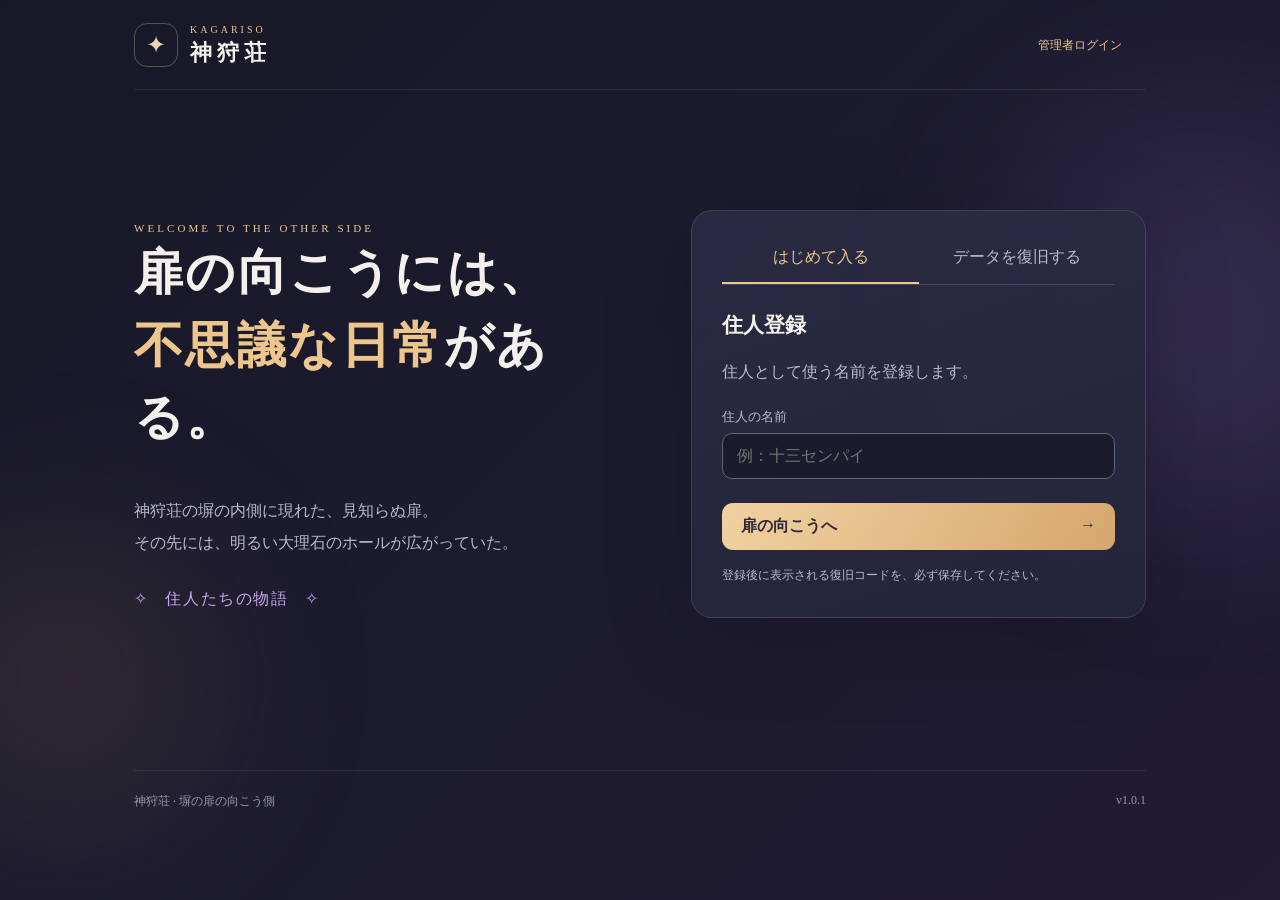
<file: index.html>
<!doctype html>
<html lang="ja">
<head>
  <meta charset="utf-8">
  <meta name="viewport" content="width=device-width,initial-scale=1">
  <meta name="theme-color" content="#1d1c2c">
  <meta name="description" content="神狩荘の扉の向こうに広がる不思議なホール。住人とNPCが暮らす物語。">
  <title>神狩荘｜塀の扉の向こう側</title>
  <link rel="stylesheet" href="style.css?v=1.0.1">
  <link rel="stylesheet" href="data/word-ui.css?v=1.0.1">
  <link rel="stylesheet" href="data/cave-map.css?v=1.0.1">
  <link rel="stylesheet" href="data/diary.css?v=1.0.1">
  <link rel="stylesheet" href="data/notifications.css?v=1.0.1">
  <link rel="stylesheet" href="data/material-rates.css?v=1.0.1">
  <link rel="stylesheet" href="data/quest-editor.css?v=1.0.1">
  <link rel="stylesheet" href="data/mobile-header.css?v=1.0.1">
  <link rel="stylesheet" href="data/cave-statistics.css?v=1.0.1">
  <link rel="stylesheet" href="data/forest.css?v=1.0.1">
  <link rel="stylesheet" href="data/sea.css?v=1.0.1">
  <link rel="stylesheet" href="data/cooking.css?v=1.0.1">
  <link rel="stylesheet" href="data/cave-stills.css?v=1.0.1">
  <script src="config.js?v=1.0.1" defer></script>
  <script src="data/materials.js?v=1.0.1" defer></script>
  <script src="data/gifts.js?v=1.0.1" defer></script>
  <script src="data/npcs.js?v=1.0.1" defer></script>
  <script src="data/visuals.js?v=1.0.1" defer></script>
  <script src="data/hall-backgrounds.js?v=1.0.1" defer></script>
  <style>
  /* v0.16.4.10 洞窟スチルの表示を上下まできれいに広げる */
  #cave-story-visual{overflow:hidden;}
  #cave-story-still{position:absolute;inset:0;width:100%;height:100%;object-fit:cover;object-position:center center;border-radius:inherit;display:block;}

/* v0.18.5.20: 共通の食事タブと料理画像のサイズ制限 */
#npc-feeding-page .npc-food-tabs, #pyoro-feeding-page .npc-food-tabs {
 display:grid;grid-template-columns:repeat(3,minmax(0,1fr));gap:8px;margin:18px 0 16px;
}
#npc-feeding-page .npc-food-tab, #pyoro-feeding-page .npc-food-tab {
 width:100%;min-width:0;padding:11px 5px;border:1px solid var(--line);border-radius:10px;
 background:transparent;color:inherit;cursor:pointer;font-size:inherit;
}
#npc-feeding-page .npc-food-tab.active, #pyoro-feeding-page .npc-food-tab.active {
 background:var(--accent,#dbac7f);color:#231b20;font-weight:bold;border-color:transparent;
}
#npc-feeding-page .feeding-list, #pyoro-feeding-page .feeding-list {display:grid;gap:10px;}
#npc-feeding-page .feeding-item, #pyoro-feeding-page .feeding-item {
 display:flex;align-items:center;gap:12px;border:1px solid var(--line);border-radius:12px;padding:10px;min-width:0;
}
#npc-feeding-page .feeding-item > div:first-child, #pyoro-feeding-page .feeding-item > div:first-child {
 width:52px!important;height:52px!important;flex:0 0 52px!important;min-width:52px;max-width:52px;
 display:flex;align-items:center;justify-content:center;overflow:hidden;border-radius:8px;
}
#npc-feeding-page .feeding-item > div:first-child img, #pyoro-feeding-page .feeding-item > div:first-child img {
 display:block!important;width:52px!important;height:52px!important;max-width:52px!important;max-height:52px!important;
 object-fit:contain!important;flex:none!important;margin:0!important;
}
#npc-feeding-page .feeding-item-info, #pyoro-feeding-page .feeding-item-info {flex:1;min-width:0;overflow-wrap:anywhere;}
#npc-feeding-page .feeding-item-info p, #pyoro-feeding-page .feeding-item-info p {margin:4px 0 0;}
#npc-feeding-page .feeding-item > button, #pyoro-feeding-page .feeding-item > button {width:auto!important;flex-shrink:0;}
@media(max-width:420px){#npc-feeding-page .feeding-item,#pyoro-feeding-page .feeding-item{gap:8px;padding:8px;}#npc-feeding-page .feeding-item > button,#pyoro-feeding-page .feeding-item > button{padding:8px 6px;font-size:.75rem;}}

/* 図鑑の検索・レア度欄を下端で揃える */
#material-catalog-page .catalog-search-row{align-items:end}
#material-catalog-page .catalog-search-row > div{min-width:0;display:flex;flex-direction:column}
#material-catalog-page .catalog-search-row label{display:block;line-height:1.4;margin-bottom:6px}
#material-catalog-page .catalog-search-note{font-size:.68em;white-space:nowrap}
#material-catalog-page .catalog-search-row input,#material-catalog-page .catalog-search-row select{box-sizing:border-box;height:42px;min-height:42px;margin:0;min-width:0}
@media(max-width:480px){#material-catalog-page label[for="catalog-search"]{font-size:clamp(11px,3.5vw,14px)}}

/* 思い出一覧：文字幅に合わせたボタン */
#forest-memories-page .choice-list {display:flex;flex-direction:column;align-items:flex-start;gap:10px;}
#forest-memories-page details button.secondary {width:fit-content;max-width:100%;min-width:0;align-self:flex-start;text-align:left;white-space:normal;overflow-wrap:anywhere;}
</style>
  <style>
  /* v0.16.4.10 白い扉イベントのスチル差し替え */
  .forest-event-visual{position:relative;overflow:hidden;}
  .forest-event-still{display:block;width:100%;height:auto;aspect-ratio:16/9;object-fit:cover;object-position:center center;border-radius:22px;}
</style>
  <style>
  /* v0.16.4.11: PC版ホール上部の操作ボタンを等しい高さで整列。
     スマホ（750px以下）の既存レイアウトは変更しない。 */
  @media (min-width: 751px) {
    .hall-head { flex-wrap: wrap; align-items: flex-start; }
    .hall-head > div:first-child { flex: 1 1 360px; min-width: 0; }
    .hall-head .hall-utilities {
      display: flex;
      flex: 0 0 auto;
      flex-wrap: nowrap;
      align-items: stretch;
      gap: 8px;
      margin: 0;
    }
    .hall-head .hall-utilities button {
      flex: 0 0 auto;
      min-width: 78px;
      min-height: 42px;
      padding: 9px 12px;
      display: inline-flex;
      align-items: center;
      justify-content: center;
      white-space: nowrap;
      word-break: keep-all;
      line-height: 1.35;
      text-align: center;
    }
  }
</style>
  <script src="data/sea-items.js?v=1.0.1" defer></script>
  <script src="data/greenhouse-data.js?v=1.0.1" defer></script>
  <script src="script.js?v=1.0.1" defer></script>
  <script src="data/cooking.js?v=1.0.1" defer></script>
  <script src="data/sea-game.js?v=1.0.1" defer></script>
<style>
 .admin-npc-selector{display:flex;align-items:center;flex-wrap:wrap;gap:12px;margin:14px 0 18px;}
 .admin-npc-selector select{max-width:260px;min-width:160px;}
 .admin-npc-selector .tiny{flex-basis:100%;margin:0;}
 #pyoro-admin-layout.profile-layout{display:block;}
 #pyoro-admin-layout.profile-layout .admin-editor-main{max-width:none;}
 #admin-editor-page .admin-enabled input[type=checkbox]{width:auto;flex:0 0 auto;}
 #admin-editor-page .admin-reply-row{grid-template-columns:minmax(0,1fr) minmax(0,2fr) auto;}
 @media(max-width:650px){#admin-editor-page .admin-reply-row{grid-template-columns:1fr;}}
 #admin-editor-page .admin-fields-grid>div{min-width:0;}
 #admin-editor-page .admin-topic-button{font:inherit; font-size:.85rem;}
 #pyoro-admin-fields .admin-gift-preview img{object-fit:contain;}
 .pyoro-material-admin-row{display:flex;align-items:center;gap:10px;margin:9px 0;}
 .pyoro-material-admin-row input:first-child{flex:1;}.pyoro-material-admin-row input[type=number]{width:90px!important;}
 .pyoro-audit-row{font-size:.82rem;opacity:.85;margin:6px 0;}
</style>
<style>
 .sea-admin-scroll{overflow-x:auto;margin:16px 0;}
 .sea-admin-table{width:100%;border-collapse:collapse;min-width:700px;}
 .sea-admin-table th,.sea-admin-table td{padding:9px 7px;border-bottom:1px solid rgba(190,180,215,.22);text-align:center;}
 .sea-admin-table input{width:86px;min-width:64px;box-sizing:border-box;padding:8px 5px;text-align:center;}
 .sea-admin-table th:first-child,.sea-admin-table td:first-child{white-space:nowrap;}
 #admin-sea-panel{margin-top:20px;}
</style>

<style>
/* v0.18.2 赤色の獣: 黄色い獣と同じプロフィール密度・順番 */
#pyoro-page .npc-profile > .actions > button,#pyoro-page .npc-profile > button.secondary{width:100%;}
#pyoro-page .npc-profile > button.secondary.small{width:auto;max-width:100%;margin-top:0;}
#pyoro-page .pyoro-subview{margin-top:24px;border-top:1px solid rgba(160,160,185,.3);padding-top:18px;}
#pyoro-page .pyoro-subview-top{display:flex;align-items:center;gap:14px;flex-wrap:wrap;margin-bottom:16px;}
#pyoro-page .pyoro-subview-top h2{margin:0;}
#pyoro-page .pyoro-detail-panel > h3{margin:16px 0;}
#pyoro-page .details-content .secondary.small{display:inline-flex;margin:6px 6px 0 0;}
#pyoro-page .npc-heading #pyoro-relationship{margin-top:4px;}
#pyoro-conversation-page .speech{margin-bottom:14px;}
#pyoro-conversation-page .conversation-paper-image{object-fit:contain;}
</style>
<style>
/* v0.18.3: 赤色の獣の言葉帳・日記・贈り物は黄色い獣と同じサイズ */
#pyoro-words-page input,#pyoro-words-page textarea{width:100%;max-width:100%;box-sizing:border-box}
#pyoro-word-history-page .request-card{margin-bottom:12px}
#pyoro-diary-page .diary-paper{white-space:normal}
#pyoro-diary-page #pyoro-diary-body{white-space:pre-line}
</style>
<style>
/* v0.18.4: 黄色い獣のUIに準拠した赤色の獣の独立ページ */
#pyoro-feeding-page .npc-feed-summary{display:flex;align-items:center;gap:14px;border:1px solid rgba(160,160,185,.3);border-radius:12px;padding:12px;margin:18px 0 22px}
#pyoro-feeding-page .npc-feed-summary img{width:80px;height:86px;object-fit:contain;flex:none}
#pyoro-feeding-page .npc-feed-summary p{margin:4px 0 0}
#pyoro-feeding-page #pyoro-feed-list h3{margin:18px 0 12px}
#pyoro-feeding-page #pyoro-feed-list button{width:100%}

</style>
<style>
/* v0.18.5: 赤色の獣の会話フォームを黄色い獣のUIと完全に同じ指定へ。 */
#pyoro-ai-form{display:grid;gap:10px;margin:12px 0}
#pyoro-ai-message{width:100%;min-height:94px;box-sizing:border-box;resize:vertical;background:#191b2d;border:1px solid var(--line);color:var(--ink);border-radius:9px;padding:12px;font:inherit;line-height:1.7;display:block}
#pyoro-ai-send{width:100%}
#pyoro-history-open{width:100%;margin:8px 0 12px}
#pyoro-conversation-page .conversation-word-action button{width:100%}
#pyoro-conversation-page .conversation-feeding-action button{width:100%}
#pyoro-conversation-close{width:100%;margin-top:15px}
#pyoro-name-form input{width:100%}
#pyoro-conversation-page .section-top h2{font-size:21px}
</style>

<style>
/* v0.18.5.2: 黄色い獣の言葉帳と同じフォーム間隔・サイズ */
#pyoro-words-page #pyoro-word-form{display:block}
#pyoro-words-page #pyoro-word-form label{display:block;margin:16px 0 7px;font-size:inherit}
#pyoro-words-page #pyoro-word-form input,
#pyoro-words-page #pyoro-word-form textarea{
 display:block;width:100%;max-width:100%;box-sizing:border-box;
 background:#191b2d;color:var(--ink);border:1px solid var(--line);
 border-radius:8px;padding:12px;font:inherit;line-height:1.6;
}
#pyoro-words-page #pyoro-word-form textarea{min-height:72px;resize:vertical}
#pyoro-words-page #pyoro-word-form button[type=submit]{display:block;width:100%;margin-top:20px}
#pyoro-words-page #pyoro-word-history-open{width:auto}
</style>

<style>
/* v0.18.5.20 共通NPC UI */
#pyoro-feeding-page .npc-feed-summary{border:0;padding:0;margin:14px 0 20px}
#pyoro-feeding-page .npc-feed-summary img{width:88px;height:96px;object-fit:contain}
#pyoro-feeding-page .feeding-list{display:grid;gap:10px}
#pyoro-feeding-page .feeding-item{display:flex;align-items:center;gap:12px;border:1px solid var(--line);border-radius:12px;padding:10px}
#pyoro-feeding-page .feeding-item > div:first-child{width:52px;flex:0 0 52px}
#pyoro-feeding-page .feeding-item img{width:52px;height:52px;object-fit:contain}
#pyoro-feeding-page .feeding-item-info{flex:1;min-width:0}
#pyoro-feeding-page .feeding-item-info p{margin:4px 0 0}
#pyoro-feeding-page .feeding-item button{width:auto!important;flex-shrink:0}
#hall-pyoro-actor img,#hall-paper-actor img{object-fit:contain;object-position:center bottom}
/* 立ち絵の余白が異なるため赤色の獣の見かけの大きさを調整 */
#hall-pyoro-actor img{transform:scale(.88);transform-origin:center bottom}
.npc-calendar{margin:16px 0 24px;padding:12px;border:1px solid var(--line);border-radius:12px}
.npc-calendar-header{display:flex;align-items:center;justify-content:space-between;gap:12px;margin-bottom:12px}
.npc-calendar-header button{width:38px;min-width:38px}
.npc-calendar-grid{display:grid;grid-template-columns:repeat(7,minmax(0,1fr));gap:4px}
.npc-calendar-weekday{text-align:center;font-size:.75rem;color:var(--muted);padding:5px 0}
.npc-calendar-grid button{aspect-ratio:1;min-width:0;padding:3px 0;border-radius:7px;font-size:.82rem}
.npc-calendar-grid button.has-entry{border-color:#c8a77b;color:#ffe2af}
.npc-calendar-grid button.active{background:#d9b17d;color:#201c27}
.npc-calendar-grid button:disabled{opacity:.35;cursor:default}
#paper-calendar-more,#pyoro-calendar-more{margin-top:12px}
</style>
<style>
/* v0.18.5.20: 森の扉と同じ四角い当たり判定を4つの入口へ適用。 */
#hall-visual .hall-door-hotspot{
  clip-path:none;
  border-radius:8px;
  box-sizing:border-box;
  overflow:visible;
}
#hall-visual .hall-door-hotspot::before{
  inset:0;
  box-sizing:border-box;
  border-radius:8px;
}
</style>

<style>
/* v0.18.6 月の扉：他の扉と同じ矩形の感知範囲 */
#hall-visual #hall-moon-door{clip-path:none;border-radius:8px;box-sizing:border-box;}
#hall-visual #hall-moon-door::before{inset:0;box-sizing:border-box;border-radius:8px;}
.moon-panel{max-width:630px;margin:auto;}
.moon-entrance{margin-top:20px;padding:22px;border:1px solid var(--line);border-radius:15px;background:rgba(17,19,37,.45);text-align:center;}
.moon-symbol{font-size:56px;line-height:1.4;color:#edd4a3;}
</style>
<style>
/* v0.18.7: 商人は背景と人物を合成済みの一枚絵で表示する */
.lent-scene{display:block;width:100%;height:auto;max-height:none;object-fit:contain;border-radius:15px;margin:16px 0;}
.lent-flower-quest{margin:16px 0 24px;padding:16px;border:1px solid var(--line);border-radius:12px;background:rgba(20,23,41,.35)}
.lent-flower-quest h2{margin-top:0}.lent-flower-intro{white-space:pre-wrap;line-height:1.8}
.lent-flower-progress{font-weight:700;color:#efd4a1}.lent-flower-action{display:flex;align-items:center;gap:10px;flex-wrap:wrap;margin:12px 0}
.lent-flower-action input{width:90px;padding:10px;border:1px solid var(--line);background:#1b2034;color:inherit;border-radius:8px}
@media(max-width:490px){.lent-flower-action button{flex:1 1 100%}}
.lent-intro{border:1px solid var(--line);border-radius:12px;padding:16px;margin:14px 0;}
.lent-intro h2{margin-top:0;}.lent-panel .lent-shop{margin-top:18px;}
/* v0.18.7.1 lentの親密度は獣と同じハート方式。商人らしく控えめに。 */
.lent-intro .lent-hearts{font-size:18px;line-height:1.4;letter-spacing:1px;color:#e7aaa7;margin:9px 0 3px;}
.lent-intro .lent-relation{font-size:12px;line-height:1.5;color:var(--muted,#b9bccd);margin:0 0 10px;}

.lent-offer{display:flex;align-items:center;justify-content:space-between;gap:12px;padding:14px;margin:10px 0;border:1px solid var(--line);border-radius:11px;}
.lent-offer .lent-offer-copy{flex:1;min-width:0;}.lent-offer-copy p{margin:5px 0 0;}
.lent-panel textarea{width:100%;box-sizing:border-box;min-height:105px;background:var(--input-bg,#1b2034);color:inherit;border:1px solid var(--line);border-radius:9px;padding:12px;font:inherit;}
.lent-panel #lent-chat-send{width:100%;margin-top:10px;}.lent-chat-panel{border-top:1px solid var(--line);padding-top:18px;margin-top:22px;}
@media(max-width:490px){.lent-offer{flex-direction:column;align-items:stretch;}}
</style>
<style>
#gh-stage{position:relative;overflow:hidden;border-radius:12px;min-height:200px;background:#303b36;isolation:isolate} .gh-background{width:100%;display:block;aspect-ratio:16/9;object-fit:cover;opacity:.48} #gh-pots{position:absolute;bottom:5%;left:0;right:0;display:grid;grid-template-columns:repeat(5,minmax(0,1fr));align-items:end;gap:0} .gh-pot{min-width:0;text-align:center;color:white;text-shadow:0 1px 3px #000;font-size:clamp(9px,2.3vw,14px)} .gh-pot img,.gh-pot svg{display:block;width:100%;aspect-ratio:1;object-fit:contain;filter:drop-shadow(0 3px 3px #0005)} .gh-pot span{display:block;background:#222437cf;border-radius:4px;margin:0 2px;padding:3px 0;min-height:2em} #gh-watering{position:absolute;width:31%;top:14%;z-index:5;pointer-events:none;transform:scaleX(var(--gh-flip,1));transition:left .18s ease} #gh-watering.gh-pour{animation:gh-pour .7s ease-in-out} @keyframes gh-pour{0%{transform:scaleX(var(--gh-flip,1)) rotate(-8deg);opacity:0}25%,75%{transform:scaleX(var(--gh-flip,1)) rotate(-15deg);opacity:1}100%{transform:scaleX(var(--gh-flip,1)) rotate(-4deg);opacity:.8}} .gh-wet img{filter:brightness(.85)} #gh-can{display:flex;align-items:center;gap:10px} #gh-can img{width:82px;object-fit:contain} #gh-prep label{display:block;margin:10px 0} #gh-prep input[type=checkbox]{width:auto} #gh-bar{width:100%;accent-color:#b99bdf} .gh-result-row{display:flex;gap:10px;align-items:center;margin:8px 0} .gh-result-row img{width:64px;height:64px;object-fit:contain;border-radius:6px} .gh-result-row span{flex:1} .gh-tabs,.gh-qty{display:flex;gap:6px;flex-wrap:wrap;align-items:center;margin:12px 0} .gh-qty input{width:72px;max-width:25%;text-align:center} .gh-selected{border-color:#e6bb82!important;color:#e6bb82!important} .gh-recipe select{width:100%;margin-top:5px} .gh-recipe{margin:10px 0} @media(prefers-reduced-motion:reduce){#gh-watering.gh-pour{animation:none}}
</style>
  <style>
  /* v0.20.0: 商人の報酬画像をカード内に収める。 */
  #lent-seed-reward {min-width:0;}
  #lent-seed-image.hidden, #lent-shop.hidden {display:none!important;}
  #lent-seed-reward .lent-seed-image {display:block;width:120px;max-width:100%;height:auto;max-height:120px;object-fit:contain;margin:10px auto;border-radius:8px;box-sizing:border-box;}
  </style>

<style>
/* v0.20.1: 寛ぎスペースでの獣の行動差分と会話マーク */
#hall-visual .npc-actor.hall-lounge-actor{
  position:absolute;
  z-index:6;
  min-width:88px;
  max-width:170px;
}
#hall-visual .npc-actor .hall-chat-bubble{display:none;}
#hall-visual .npc-actor.hall-chatting .hall-chat-bubble{
  display:flex;
  align-items:center;
  justify-content:center;
  position:absolute;
  top:-14px;
  right:4px;
  min-width:34px;
  height:34px;
  padding:0 10px;
  border-radius:999px;
  background:rgba(255,255,255,.94);
  color:#5b4d76;
  font-weight:700;
  box-shadow:0 8px 18px rgba(20,20,40,.22);
  animation:hallChatFloat 1.8s ease-in-out infinite;
}
#hall-visual .npc-actor.hall-chatting .hall-chat-bubble::after{
  content:'';
  position:absolute;
  left:10px;
  bottom:-6px;
  width:12px;
  height:12px;
  background:inherit;
  transform:rotate(45deg);
  border-radius:2px;
}
@keyframes hallChatFloat{
  0%,100%{transform:translateY(0)}
  50%{transform:translateY(-4px)}
}
</style>

<style>
#gh-catalog{display:block;margin-top:16px;}
#lent-reward-confirm img{display:block;width:120px;max-width:100%;height:auto;object-fit:contain;margin:12px auto;border-radius:8px;}
#lent-reward-confirm{text-align:center;}
#lent-seed-reward.hidden{display:none!important;}
</style>
<style>
#clothing-page .workshop-hero { display:block; width:100%; max-width:100%; height:auto; object-fit:contain; border-radius:12px; box-sizing:border-box; }
#clothing-page .workshop-panel { min-width:0; }
</style>
<style>
.collection-tabs{display:flex;flex-wrap:wrap;gap:6px;margin:14px 0}.collection-tabs button{flex:1 0 auto;min-height:40px;padding:8px 10px;font-size:13px}.collection-tabs button[aria-pressed=true]{background:#c5a4e9;color:#211b31;border-color:#c5a4e9}.catalog-controls select,#gift-receiver,.gift-send-row select,#inventory-search,#catalog-search{width:100%;min-height:42px;background:#1b1c2e;color:#f4edf5;border:1px solid #625d77;border-radius:9px;padding:8px;font-size:14px}.catalog-controls{display:grid;grid-template-columns:repeat(2,minmax(0,1fr));gap:10px;margin:10px 0}#inventory-list,#material-catalog-grid,.gift-picker-grid{display:grid!important;grid-template-columns:repeat(4,minmax(0,1fr))!important;gap:8px;align-items:stretch}#inventory-list .inventory-item,#material-catalog-grid .material-catalog-card,.gift-picker-grid button{display:flex;flex-direction:column;align-items:center;justify-content:flex-start;min-width:0;padding:6px;gap:5px;text-align:center;border:1px solid #514b61;border-radius:9px;background:#202134;color:inherit;overflow:hidden}#inventory-list .material-thumb,#material-catalog-grid .material-catalog-image,.gift-picker-grid .material-thumb{width:100%;height:auto;aspect-ratio:1;object-fit:contain;margin:0}#material-catalog-grid .material-catalog-image img{width:100%;height:100%;object-fit:contain}#inventory-list strong,#material-catalog-grid strong,.gift-picker-grid strong{font-size:12px;overflow-wrap:anywhere;line-height:1.35}#material-catalog-grid .catalog-empty,#inventory-list>.muted{grid-column:1/-1}.collection-detail{max-width:min(90vw,420px);background:#26263a;color:#eee;border:1px solid #80728e;border-radius:12px;padding:20px}.collection-detail::backdrop{background:#0009}.collection-detail img{display:block;width:120px;max-width:100%;margin:auto}.collection-detail button{width:100%;margin-top:12px}.gift-picker-grid button[aria-pressed=true]{border-color:#e9c18b;background:#44394a}.gift-send-row{margin:10px 0}.gift-picker-grid{max-height:360px;overflow:auto}.collection-tabs .hidden,#mail-send-panel.hidden{display:none!important}@media(max-width:420px){#inventory-list,#material-catalog-grid,.gift-picker-grid{gap:4px}#inventory-list .inventory-item,#material-catalog-grid .material-catalog-card,.gift-picker-grid button{padding:4px}#inventory-list strong,#material-catalog-grid strong,.gift-picker-grid strong{font-size:10px}}
</style><style>
.cloth-grid{display:grid;grid-template-columns:repeat(4,minmax(0,1fr));gap:8px}.cloth-recipe{position:relative;isolation:isolate;min-width:0;overflow:hidden;overflow-wrap:anywhere;padding:10px 5px!important;text-align:left;align-content:start;font-size:12px}.cloth-recipe-created::before{content:"";position:absolute;inset:5px;background-image:var(--cloth-bg);background-position:center;background-repeat:no-repeat;background-size:contain;opacity:.27;z-index:0;pointer-events:none}.cloth-grid > .cloth-recipe-created:disabled{opacity:1}.cloth-recipe-created:disabled > *{opacity:.55}.cloth-recipe-created > *{text-shadow:0 1px 3px #191a2b,0 0 4px #191a2b}.cloth-recipe > *{position:relative;z-index:1}.cloth-recipe strong{display:block;margin-bottom:8px;text-align:center}.cloth-recipe span span{display:block;margin:4px 0}.cloth-recipe small{font-size:10px}.cloth-short{color:#e6a1a4}.cloth-recipe:disabled{opacity:.45}.cloth-game{display:grid;gap:12px;margin:12px 0}.cloth-swatch{width:100px;height:80px;margin:auto;border:2px solid #cfb27f;border-radius:8px}.cloth-color-grid{display:grid;grid-template-columns:repeat(3,1fr);gap:8px}.cloth-pattern{display:grid;gap:5px;max-width:330px;width:100%;margin:auto}.cloth-pattern[hidden]{display:none}.cloth-pattern button{aspect-ratio:1;padding:0!important;background:#37334a;opacity:1!important}.cloth-pattern .lit{background:#d9b777!important}.cloth-example{max-width:135px}.cloth-track{height:45px;position:relative;background:#3d3952;border-radius:10px;overflow:hidden;touch-action:manipulation}.cloth-needle{position:absolute;width:4px;background:white;height:100%;transform:translateX(-50%)}
</style><style>
.recipe-controls input,.recipe-controls select{box-sizing:border-box;width:100%;min-width:0;min-height:42px;background:#1b1c2e;color:#f4edf5;border:1px solid #625d77;border-radius:9px;padding:8px;font-size:14px;}
.recipe-controls label{display:block;margin-bottom:6px;}
.cloth-grid > button.cloth-recipe{display:flex;flex-direction:column;align-items:stretch;justify-content:flex-start;text-align:left;gap:0;min-width:0;white-space:normal;}
.cloth-grid > button.cloth-recipe > strong{width:100%;text-align:center;margin:0 0 8px;}
.cloth-grid > button.cloth-recipe > small{text-align:center;}
.cloth-grid > button.cloth-recipe > span{display:block;width:100%;text-align:left;margin:0;}
</style>
<style>
/* v0.20.8.15 — 管理画面の入力UIを図鑑・持ち物に統一 */
:is(#admin-editor-page,#admin-login-page) {color-scheme:dark;}
:is(#admin-editor-page,#admin-login-page) :is(select,textarea,input:not([type=checkbox]):not([type=radio]):not([type=range]):not([type=hidden]):not([type=color]):not([type=file]):not([type=button]):not([type=submit]):not([type=reset])) {
 box-sizing:border-box;width:100%;min-width:0;max-width:100%;min-height:42px;background:#1b1c2e;color:#f4edf5;border:1px solid #625d77;border-radius:9px;padding:8px 10px;font:inherit;font-size:14px;line-height:1.4;
}
:is(#admin-editor-page,#admin-login-page) textarea {display:block;min-height:100px;resize:vertical;}
:is(#admin-editor-page,#admin-login-page) :is(select,textarea,input):focus-visible {outline:2px solid #c5a4e9;outline-offset:2px;}
:is(#admin-editor-page,#admin-login-page) :is(input,textarea)::placeholder {color:#a29db1;opacity:1;}
:is(#admin-editor-page,#admin-login-page) :is(input,select,textarea):disabled {opacity:.55;cursor:not-allowed;}
#admin-editor-page input[readonly]{color:#b8b2c5;}
#admin-editor-page select option {background:#1b1c2e;color:#f4edf5;}
#admin-editor-page .admin-fields-grid {display:grid;grid-template-columns:repeat(2,minmax(0,1fr));gap:12px;margin:12px 0;}
#admin-editor-page .admin-fields-grid.hidden {display:none!important;}
#admin-editor-page .admin-fields-grid label,#admin-clothing-panel form>label:not(.admin-enabled),#admin-login-page form>label {display:block;margin:8px 0 6px;}
#admin-editor-page .admin-npc-selector select{width:auto;max-width:100%;min-width:160px;}
#admin-editor-page .admin-enabled {display:flex;align-items:center;gap:9px;min-height:36px;margin:6px 0;}
#admin-editor-page :is(input[type=checkbox],input[type=radio]){accent-color:#c5a4e9;width:18px!important;height:18px;flex:0 0 18px;margin:0;}
#admin-editor-page #cl-materials .admin-reply-row {display:grid;grid-template-columns:minmax(0,1fr) minmax(64px,100px) auto;align-items:center;gap:8px;margin:8px 0;}
#admin-editor-page #cl-steps .admin-reply-row {display:grid;grid-template-columns:minmax(0,1fr) minmax(0,1fr) auto;align-items:center;gap:8px;margin:8px 0;}
#cl-steps .admin-reply-row>div{display:flex;gap:4px;}
#admin-editor-page :is(#cl-materials,#cl-steps) button {min-height:42px;width:auto;white-space:nowrap;padding:6px 10px;}
#admin-editor-page #cl-save{width:100%;min-height:42px;margin:8px 0 16px;}
#admin-editor-page .sea-admin-table input{width:86px;min-width:64px;}
@media(max-width:520px){#admin-editor-page .admin-fields-grid{grid-template-columns:1fr;}#admin-editor-page #cl-steps .admin-reply-row{grid-template-columns:repeat(2,minmax(0,1fr));}#cl-steps .admin-reply-row>div{grid-column:1/-1;justify-content:flex-end;}#admin-editor-page #cl-materials .admin-reply-row{grid-template-columns:minmax(0,1fr) 70px auto;}}
</style>

<style>
/* v0.20.8.15: スマホのホール内NPCを縮小 */
@media (max-width: 600px) {
  #hall-visual :is(#hall-paper-actor,#hall-pyoro-actor) {
    width: 19%; min-width: 0; max-width: 100px;
  }
  #hall-visual :is(#hall-paper-actor,#hall-pyoro-actor).hall-lounge-actor {
    width: 14% !important; min-width: 0; max-width: 80px;
    height: auto;
  }
  #hall-visual :is(#hall-paper-actor,#hall-pyoro-actor).hall-lounge-actor img {
    width: 100%; height: auto; max-height: none;
  }
  /* 足元を座標の基準にし、説明文はレイアウトから外す。 */
  #hall-visual .npc-actor.hall-lounge-actor > span:not(.hall-chat-bubble) {
    position: absolute; top: 100%; left: 50%;
    transform: translateX(-50%); margin-top: 2px;
    font-size: 8px; padding: 2px 4px;
    white-space: nowrap; max-width: none; pointer-events: none;
  }
  #hall-visual .npc-actor.hall-lounge-actor {
    filter: none;
    transform-origin: center bottom;
  }
  #hall-visual .npc-actor.hall-lounge-actor img {
    display: block; filter: drop-shadow(0 2px 2px rgba(10,10,25,.35));
  }
  #hall-visual #hall-paper-actor.hall-chatting { left: 41% !important; }
  #hall-visual #hall-pyoro-actor.hall-chatting { left: 59% !important; }
  #hall-visual :is(#hall-paper-label,#hall-pyoro-label) {
    font-size: 9px; padding: 3px 4px; white-space: normal;
    width: max-content; max-width: 100px; line-height: 1.25;
    text-align: center; overflow-wrap: anywhere;
  }
  #hall-visual .npc-actor.hall-chatting .hall-chat-bubble {
    top: -9px; right: 0; min-width: 22px; height: 22px;
    padding: 0 5px; font-size: 11px;
  }
  #hall-visual .npc-actor.hall-chatting .hall-chat-bubble::after {
    width: 7px; height: 7px; bottom: -3px; left: 7px;
  }
}
</style>
<style>
/* Shared return navigation: same spacing as the kitchen on all viewport sizes. */
.page .workshop-cooking-nav,.page .conversation-back-links{display:flex;gap:8px 24px;flex-wrap:wrap;align-items:center;margin-bottom:12px}
.page .workshop-cooking-nav .back,.page .conversation-back-links .back{margin:0;flex:0 0 auto;font:inherit;max-width:100%;white-space:normal}
#clothing-page .clothing-progress{margin:16px 0 20px;padding:0;border:0;background:none;box-shadow:none;color:inherit;font-size:1rem;font-weight:400}
#clothing-page .clothing-intro{margin-top:16px}
</style>
</head>
<body>
  <div class="ambient ambient-a" aria-hidden="true"></div><div class="ambient ambient-b" aria-hidden="true"></div>
  <div id="toast" class="toast" role="status" aria-live="polite"></div>
  <div id="game-notifications" aria-label="新着通知"></div>
  <dialog id="notification-settings" class="notification-settings">
    <h2>通知設定</h2><p class="muted tiny">このブラウザの住人ごとに保存されます。</p>
    <label><input type="checkbox" id="notify-npc"> 黄色い獣からの贈り物</label>
    <label><input type="checkbox" id="notify-resident"> 住人からの贈り物</label>
    <label><input type="checkbox" id="notify-cave"> 探索区画・扉の解放</label>
    <label><input type="checkbox" id="notify-greenhouse"> 温室の花の収穫</label>
    <button type="button" class="secondary" id="close-notification-settings">閉じる</button>
  </dialog>
  <dialog id="lent-reward-confirm" class="notification-settings"><img src="images/greenhouse/tane2.webp" alt="不思議な花の種"><p>商人から種を受け取った。</p><button type="button" id="lent-reward-close" class="secondary">閉じる</button></dialog>
  <div class="layout">
    <header class="topbar">
      <div class="brand"><span class="brand-mark">✦</span><div><span class="overline">KAGARISO</span><strong>神狩荘</strong></div></div>
      <div class="admin-top-nav"><button type="button" class="text-button" id="open-admin-login">管理者ログイン</button></div><div id="user-bar" class="user-bar hidden"><span id="user-name"></span><button type="button" class="text-button" id="open-notification-settings">設定</button><button class="text-button" id="logout-btn">ログアウト</button></div>
    </header>
    <main>
      <section id="auth-page" class="page auth-page">
        <div class="auth-intro"><span class="eyebrow">WELCOME TO THE OTHER SIDE</span><h1>扉の向こうには、<br><em>不思議な日常</em>がある。</h1><p>神狩荘の塀の内側に現れた、見知らぬ扉。<br>その先には、明るい大理石のホールが広がっていた。</p><div class="seal">✧ &nbsp; 住人たちの物語 &nbsp; ✧</div></div>
        <div class="panel auth-panel">
          <div class="tabs"><button id="tab-register" class="tab active" type="button">はじめて入る</button><button id="tab-recover" class="tab" type="button">データを復旧する</button></div>
          <form id="register-form"><h2>住人登録</h2><p class="muted">住人として使う名前を登録します。</p><label for="register-name">住人の名前</label><input id="register-name" maxlength="20" autocomplete="nickname" placeholder="例：十三センパイ" required><button class="primary" type="submit">扉の向こうへ <span>→</span></button><p class="note">登録後に表示される復旧コードを、必ず保存してください。</p></form>
          <form id="recover-form" class="hidden"><h2>データの復旧</h2><p class="muted">別の端末でも、以前の住人として戻れます。</p><label for="recover-name">登録した住人名</label><input id="recover-name" autocomplete="username" required><label for="recover-code">復旧コード</label><input id="recover-code" autocomplete="off" required><button class="primary" type="submit">住人データを復旧 <span>→</span></button><p class="note">復旧すると古い復旧コードは無効になります。</p></form>
        </div>
      </section>
      <section id="recovery-page" class="page hidden narrow"><div class="panel recovery-panel"><div class="big-icon">✉</div><span class="eyebrow">IMPORTANT</span><h1>復旧コードを保存してね</h1><p>このコードは<strong>今回だけ</strong>表示されます。端末やブラウザを変更したとき、住人データを復旧するために必要です。</p><div class="secret-code" id="recovery-output"></div><button id="copy-recovery" class="secondary">コードをコピー</button><label class="confirm"><input id="confirmed-recovery" type="checkbox"> 安全な場所に保存しました</label><button id="enter-after-recovery" class="primary" disabled>ホールへ進む →</button></div></section>
      <section id="hall-page" class="page hidden"><div class="hall-head"><div><span class="eyebrow">THE HALL OF DOORS</span><h1>塀の扉の向こう側</h1><p>静かな大理石のホール。<span id="hall-closed-door-copy">いくつもの扉のうち、開くのはまだほんの一部。</span></p></div><div class="actions hall-utilities"><button id="open-inventory" class="secondary small">持ち物</button><button id="open-material-catalog" class="secondary small">図鑑</button><button id="open-gifts" class="secondary small">通信箱 <span id="gift-ready-badge" class="hidden"></span></button><button id="forest-memory" class="secondary small hidden">思い出</button><button id="refresh-hall" class="secondary small">↻ 更新</button></div></div><div class="game-backdrop hall-visual" id="hall-visual" role="group" aria-label="ホールの風景">
            <img class="scene-background" id="hall-background" alt="大理石のホール" loading="eager">
            <!-- v0.11.8.4: 背景上の左端の茶色い扉。画像の表示位置に合わせてJSで配置。 -->
            <button type="button" id="hall-cave-door" class="hall-door-hotspot" aria-label="左端の茶色い扉を開いて洞窟を探索する" title="洞窟へ行く"><span class="hall-door-hint" aria-hidden="true">洞窟へ</span></button>
            <button type="button" id="hall-forest-door" class="hall-door-hotspot hidden" aria-label="白い扉"><span class="hall-door-hint" id="forest-door-hint">白い扉</span></button>
            <button type="button" id="hall-sea-door" class="hall-door-hotspot hidden" aria-label="緑の扉"><span class="hall-door-hint" id="sea-door-hint">🔒</span></button>
            <button type="button" id="hall-front-door" class="hall-door-hotspot hidden" aria-label="正面の扉" title="正面の扉"><span class="hall-door-hint" id="front-door-hint">正面の扉</span></button>
            <button type="button" id="hall-moon-door" class="hall-door-hotspot hidden" aria-label="商店" title="商店"><span class="hall-door-hint">商店へ</span></button>
            <button type="button" id="hall-greenhouse-door" class="hall-door-hotspot hidden" aria-label="温室" title="温室"><span class="hall-door-hint">温室へ</span></button>
            <button type="button" id="hall-paper-actor" class="npc-actor hidden" aria-label="黄色い獣のプロフィールを見る">
              <img id="hall-paper-image" alt="黄色い獣" loading="eager"><span id="hall-paper-label">黄色い獣に会う</span>
            </button>
            <button type="button" id="hall-pyoro-actor" data-hall-slot="4" class="npc-actor hidden" aria-label="赤色の獣のプロフィールを見る"><img src="images/npc/pyoro/normal.webp" alt="赤色の獣"><span id="hall-pyoro-label">赤色の獣に会う</span></button>
          </div><div class="section-top"><h2>ここにいる住人たち</h2><p class="muted">居場所は、住人全員で共有されています。</p></div><div id="npc-list" class="npc-list"></div><div id="private-room-links" class="actions hidden"></div><section id="hall-build" class="cave-construction hidden" style="margin-top:18px"></section><div class="section-top"><h2>不思議な扉</h2><p class="muted">扉の向こうには、新しい探索が待っている。</p></div><div id="doors" class="doors"></div></section>
      <section id="greenhouse-page" class="page hidden narrow">
        <nav class="workshop-cooking-nav" aria-label="移動先"><button type="button" id="greenhouse-back-moon" class="back">← 商人の部屋へ戻る</button>
        <button type="button" id="greenhouse-back-hall" class="back">← ホールへ戻る</button></nav>
        <div class="panel"><span class="eyebrow">THE GREENHOUSE</span><h1>温室</h1>
          <p>紫色の扉の先には、花を育てるための場所が用意されていた。</p>
          <div id="gh-stage"><img class="gh-background" src="images/backgrounds/greenhouse.webp" alt="温室"><div id="gh-pots"></div><img id="gh-watering" class="hidden" alt=""></div>
          <div id="gh-can"></div><p id="gh-owned" class="muted"></p><p id="gh-status" class="scene" role="status"></p>
          <button id="gh-plant" class="primary">種を植える（1袋）</button>
          <div id="gh-prep" class="hidden"><label><input type="checkbox" id="gh-compost"> 腐葉土を使う（5分に短縮）</label><label><input type="checkbox" id="gh-fertilizer"> 肥料を使う（1鉢5本確定）</label><button id="gh-water" class="primary">水をあげる</button></div>
          <div id="gh-progress" class="hidden"><progress id="gh-bar" max="100" value="0"></progress><p id="gh-clock"></p></div>
          <button id="gh-harvest" class="primary hidden">まとめて収穫する</button><div id="gh-result"></div><button id="gh-catalog" class="secondary">図鑑を見る</button>
        </div>
      </section>
      <section id="moon-page" class="page hidden narrow">
        <nav class="workshop-cooking-nav" aria-label="移動先"><button type="button" id="moon-back-hall" class="back">← ホールへ戻る</button><button type="button" id="moon-enter-clothing" class="back">服飾しに行く →</button></nav>
        <div class="panel moon-panel lent-panel">
          <span class="eyebrow">THE MOONLIT MERCHANT</span>
          <h1>月の商店</h1>
          <img id="lent-scene" class="lent-scene" src="images/npc/lent/normal.webp" alt="商人の部屋" loading="eager">
          <div class="lent-intro">
            <h2>商人</h2>
            <p id="lent-hearts" class="lent-hearts" aria-label="親密度 ♡0">♡♡♡♡♡♡♡♡♡♡</p>
            <p id="lent-relation" class="lent-relation">あなたとの関係：お客様</p>
            <p id="lent-state">店の様子を確認しています……</p>
          </div>
          <p id="lent-message" class="scene hidden" role="status" aria-live="polite"></p>
          <section id="lent-flower-quest" class="lent-flower-quest">
            <h2>共同クエスト｜逆さに咲く花</h2>
            <p id="lent-flower-intro" class="lent-flower-intro"></p>
            <p id="lent-flower-progress" class="lent-flower-progress" aria-live="polite"></p>
            <p id="lent-flower-owned" class="muted tiny"></p>
            <div class="lent-flower-action rate-donation" id="lent-flower-controls"><label for="lent-flower-qty">納品数</label>
              <button type="button" class="secondary small" data-lent-step="-10">−10</button><input type="number" id="lent-flower-qty" min="1" max="1000" step="1" value="1" inputmode="numeric">
              <button type="button" class="secondary small" data-lent-step="10">＋10</button><button type="button" class="secondary small" data-lent-step="max">最大</button><button type="button" id="lent-flower-donate" class="primary">花を納品する</button>
            </div>
            <p class="muted tiny">全住人で1,000個集めると、商人から報酬を受け取れます。</p>
          </section>
          <section id="lent-seed-reward" class="lent-seed-reward hidden">
            <h2>商人からの贈り物</h2>
            <p id="lent-seed-message">「……ありがとう。場所は用意したから、あとはがんばれ。」</p>
            <img src="images/greenhouse/tane2.webp" alt="商人から渡される花の種" id="lent-seed-image" class="lent-seed-image hidden" loading="lazy">
            <button type="button" id="lent-seed-claim" class="primary">種を受け取る</button>
            <p id="lent-seed-status" class="muted tiny"></p>
            <button type="button" id="lent-enter-greenhouse" class="secondary">温室へ</button>
          </section>
          <section id="lent-shop" class="lent-shop hidden">
            <h2>物々交換</h2>
            <div id="gh-shop"></div><div id="lent-offers"></div>

          </section>
          <section id="lent-conversation" class="hidden lent-chat-panel">
            <h2>自由に話しかける <span id="lent-chat-usage" class="muted">(0/5回)</span></h2>
            <textarea id="lent-chat-input" maxlength="240" rows="4" placeholder="商人に話しかける（240文字まで）"></textarea>
            <button id="lent-chat-send" type="button" class="primary">話しかける</button>
            <p id="lent-chat-reply" class="speech" aria-live="polite"></p>
          </section>
          <button type="button" id="lent-wake" class="secondary hidden">そっと声をかけて起こす</button>
          <p id="lent-chat-locked" class="muted tiny">自由会話は♡5で解放されます。</p>
        </div>
      </section>
      <!-- v0.18.5.4: 工房TOP。料理と将来の服飾を別の入口に分離する。 -->
      <section id="workshop-page" class="page hidden narrow">
        <button type="button" id="workshop-back-hall" class="back">← ホールへ戻る</button>
        <div class="panel workshop-panel">
          <span class="eyebrow">THE WORKSHOP</span>
          <h1>工房</h1>
          <img class="workshop-hero" src="images/backgrounds/Workshop.webp" alt="料理台と裁縫道具が並ぶ工房" loading="lazy">
          <div class="workshop-choices">
            <button type="button" id="workshop-enter-cooking" class="workshop-choice">
              <img src="images/backgrounds/kitchen.webp" alt="" loading="lazy">
              <span class="workshop-choice-text"><strong>料理</strong></span>
              </button>
            <button type="button" id="workshop-enter-clothing" class="workshop-choice workshop-choice-disabled" disabled>
              <img src="images/backgrounds/Clothing.webp" alt="" loading="lazy">
              <span class="workshop-choice-text"><strong>服飾</strong><small id="clothing-hint">温室で花を収穫すると解放されます</small></span>
              
            </button>
          </div>
        </div>
      </section>
      <section id="clothing-page" class="page hidden narrow"><nav class="workshop-cooking-nav" aria-label="移動先"><button type="button" id="clothing-back" class="back">← 工房へ戻る</button><button type="button" id="clothing-hall-back" class="back">← ホールへ戻る</button></nav><div class="panel workshop-panel"><span class="eyebrow">CLOTHING</span><h1>服飾</h1><img class="workshop-hero kitchen-hero" src="images/backgrounds/Clothing.webp" alt="服飾工房"><p class="muted clothing-intro">必要な素材を揃えて服を作りましょう。完成するまで衣装の姿は秘密です。</p><div id="clothing-recipes"></div></div></section>
      <section id="cooking-page" class="page hidden narrow">
  <nav class="workshop-cooking-nav" aria-label="移動先">
    <button type="button" id="cooking-back" class="back">← 工房へ戻る</button>
    <button type="button" id="cooking-hall-back" class="back">← ホールへ戻る</button>
  </nav>
  <div class="panel">
    <span class="eyebrow">THE KITCHEN</span><h1>料理</h1>
    <img class="workshop-hero kitchen-hero" src="images/backgrounds/kitchen.webp" alt="明るい工房の台所" loading="lazy">
    <p id="cooking-first" class="scene hidden">重い正面の扉が、ことりと開いた。奥には、よく磨かれた調理台と、誰かが並べた古い料理帳。料理帳には、まだ余白がたくさん残されている。</p>
    <p id="cooking-progress" class="cooking-progress-plain"></p><p id="cooking-moon" class="hidden" aria-hidden="true"></p>
    <div id="cooking-message" role="status" aria-live="polite" class="cooking-notice" hidden></div>
    <div id="cooking-library">
      <h2>レシピ</h2><p class="muted tiny">レシピは料理や探索・獣たちとの交流、住人への贈り物で解放されます。調理回数に1日の制限はありません。</p>
      <div class="catalog-controls recipe-controls"><div><label for="cooking-filter">料理の種類</label><select id="cooking-filter" aria-label="料理の種類"><option value="all">すべて</option><option>洞窟</option><option>森</option><option>海</option><option>複合</option><option>特別</option></select></div><div><label for="cooking-search">名前で検索</label><input id="cooking-search" placeholder="料理名を検索" aria-label="料理名を検索"></div></div>
      <div id="cooking-recipes" class="cooking-recipe-grid" aria-label="レシピ一覧"></div>
      
    </div>
    <div id="cooking-play" class="hidden">
      <h2 id="cooking-playing-name" tabindex="-1"></h2><h3 id="cooking-stage-title" class="hidden" aria-hidden="true"></h3>
      <div id="cooking-tap" class="hidden"><div class="cooking-tap-status"><span id="cooking-laps" class="muted tiny" aria-live="off">残り3往復</span><span id="cooking-tap-count" class="muted tiny">0 / 3回タップ</span></div><div class="cooking-timing"><span class="cooking-cut-zone" style="left:13%" aria-hidden="true"></span><span class="cooking-cut-zone" style="left:43%" aria-hidden="true"></span><span class="cooking-cut-zone" style="left:73%" aria-hidden="true"></span><div class="marker" id="cooking-marker"></div><div id="cooking-tap-positions" class="cooking-tap-positions" aria-label="3回のタップ位置の記録"></div></div><button id="cooking-tap-button" class="primary cooking-tap-button" type="button">ここでタップ！</button></div>
      <div id="cooking-hold" class="hidden">
        <p class="muted cooking-hold-guide">ボタンを長押しし、水色の範囲で指を離そう。</p>
        <div id="cooking-hold-meter" class="cooking-hold-meter" role="progressbar" aria-label="長押しゲージ" aria-valuemin="0" aria-valuemax="100" aria-valuenow="0">
          <div class="cooking-hold-success-zone" aria-hidden="true"></div>
          <div id="cooking-hold-fill" class="cooking-hold-fill" aria-hidden="true"></div>
          <div id="cooking-hold-cursor" class="cooking-hold-cursor" aria-hidden="true"></div>
        </div>
        <div class="cooking-hold-legend"><span>0</span><span>水色の範囲で成功</span><span>MAX</span></div>
        <button id="cooking-hold-button" class="primary cooking-hold-button" type="button">ここを長押し</button>
      </div>
      <div id="cooking-card" class="hidden"><p class="muted">宝物🪎・宝石💎・コイン🪙のどれかを3枚集めて。</p><div id="cooking-card-grid" class="cooking-card-grid"></div></div>
      <div id="cooking-finish" class="hidden"><p class="muted">調理を保存しています……</p></div>
      <p id="cooking-stage-result" class="scene" aria-live="polite"></p>
      <div class="actions"><button id="cooking-cancel" class="secondary">中断する</button></div>
    </div>
    <section id="cooking-completion" class="hidden cooking-completion" aria-live="polite">
      <h2 tabindex="-1" id="cooking-completion-title">料理が完成した！</h2>
      <img id="cooking-completion-image" class="cooking-completion-image" alt="" hidden>
      <p id="cooking-completion-name" class="cooking-completion-name"></p>
      <p id="cooking-completion-quantity" class="cooking-completion-quantity"></p>
      <p class="muted">完成した料理は持ち物に入りました。</p>
      <div class="cooking-completion-actions"><button id="cooking-completion-again" class="primary" type="button">もう一度作る</button><button id="cooking-completion-back" class="secondary" type="button">レシピ一覧</button></div>
    </section>
    <div id="cooking-stock" class="hidden" aria-hidden="true"></div>
  </div>
</section>
<section id="cooking-recipe-page" class="page hidden narrow">
  <nav class="workshop-cooking-nav" aria-label="レシピ詳細から戻る">
    <button type="button" id="cooking-recipe-back" class="back">← レシピ一覧へ戻る</button>
    <button type="button" id="cooking-recipe-hall-back" class="back">← ホールへ戻る</button>
  </nav>
  <div class="panel">
    <span class="eyebrow">THE RECIPE</span>
    <h1>レシピ詳細</h1>
    <div id="cooking-recipe-detail-content" class="cooking-recipe-detail-content" aria-live="polite"></div>
  </div>
</section>
<section id="front-event-page" class="page hidden narrow"><div class="panel story"><span class="eyebrow">THE DOOR OF CREATION</span><h1>正面の扉の向こう側</h1><img src="images/memories/frontDoorUnlock.webp" alt="正面の扉の前で喜ぶ二匹の獣" style="display:block;width:100%;height:auto;border-radius:16px"><div id="front-event-text" class="scene" style="white-space:pre-line;margin-top:16px" aria-live="polite"></div><p id="front-event-progress" class="muted tiny"></p><button id="front-event-next" class="primary">続きを読む →</button></div></section>
<section id="moon-event-page" class="page hidden narrow"><div class="panel story"><span class="eyebrow">THE DOOR OF THE MOON</span><h1>月の扉の向こう側</h1><img src="images/memories/moonDoorUnlock.webp" alt="月の扉に気付いた赤色の獣" style="display:block;width:100%;height:auto;border-radius:16px"><div id="moon-event-text" class="scene" style="white-space:pre-line;margin-top:16px" aria-live="polite"></div><p id="moon-event-progress" class="muted tiny"></p><button id="moon-event-next" class="primary">続きを読む →</button></div></section>
<section id="build-event-page" class="page hidden narrow"><div class="panel story"><span class="eyebrow">A PLACE TO CALL HOME</span><h1 id="build-event-title"></h1><img id="build-event-image" alt="拡張イベント" style="display:block;width:100%;height:auto;border-radius:16px"><div id="build-event-text" class="scene" style="white-space:pre-line;margin-top:16px" aria-live="polite"></div><p id="build-event-progress" class="muted tiny"></p><div class="actions"><button id="build-event-prev" class="secondary">戻る</button><button id="build-event-next" class="primary">続きを読む →</button></div></div></section>
<section id="sea-event-page" class="page hidden narrow"><div class="panel story"><span class="eyebrow">A MEMORY BY THE SEA</span><h1 id="sea-event-title"></h1><img id="sea-event-image" alt="物語の思い出" style="display:block;width:100%;height:auto;border-radius:16px"><div id="sea-event-text" class="scene" style="white-space:pre-line;margin-top:16px"></div><div id="sea-event-choices" class="choice-list"></div><button id="sea-event-next" class="primary">続きを読む →</button></div></section>
<section id="sea-page" class="page hidden narrow">
 <button type="button" id="sea-back" class="back">← ホールに戻る</button>
 <div class="panel">
 <span class="eyebrow">THE GREEN DOOR · SEA</span><h1>海の探索</h1>
 <div id="sea-pier">
  <div class="sea-pier-frame"><img id="sea-scene" src="images/backgrounds/sea1.webp" alt="海の桟橋">
   <div id="sea-meter-frame" class="sea-meter-frame"><div class="sea-meter"><i id="sea-meter-fill" style="width:0%"></i></div></div>
  </div>
  <div id="sea-bait-panel" class="sea-bait-panel"><strong>エサを選ぶ</strong>
   <label><input id="sea-bait-none" name="sea-bait" type="radio" checked> エサなしで釣る <small>（無料・★1～★5）</small></label>
   <label><input id="sea-bait-worm" name="sea-bait" type="radio"> みみずを1匹使う <small>（釣り成功で★3以上確定）</small></label>
   <p id="sea-worms" class="muted tiny"></p></div>
  <div class="sea-actions"><button id="sea-start" class="primary">釣りをする</button><button id="sea-resume" class="primary hidden">進行中の釣りへ戻る</button><button id="sea-refresh" class="secondary small">↻ 更新</button></div>
 </div>
 <div id="sea-game" class="hidden" aria-label="釣りミニゲーム">
  <p class="sea-game-header"><strong>釣りに挑戦中</strong> <span id="sea-laps"></span></p>
  <div class="sea-board"><canvas id="sea-canvas" width="500" height="500" role="button" tabindex="0" aria-label="円形釣りゲーム。色のついた場所でタップ"></canvas></div>
  <p class="sea-guide">※色のついている所にタイミングを合わせてタップ！</p>
  <button id="sea-cancel" class="secondary small">中断する</button>
 </div>
 <p id="sea-hint" class="muted" role="status"></p>
 <div id="sea-result" class="sea-result" role="status"></div>
 </div>
</section>
      <section id="forest-event-page" class="page hidden narrow">
        <div class="panel story"><span class="eyebrow">A MEMORY IN THE HALL</span><h1>白い扉の向こう側</h1>
          <div class="forest-event-visual"><img src="images/memories/whiteDoorUnrock.webp" class="forest-event-still" alt="白い扉の向こう側" loading="eager"></div>
          <p class="forest-event-text">「……ん？」

黄色い獣が、ふと白い扉の方へ顔を向けた。
鼻をひくひくと動かしながら、扉の前まで駆け寄っていく。

「いいニオイするぅ……！」

今まで何をしても開くことのなかった扉から、微かに風が吹き込んでいる。
黄色い獣が前足で扉に触れると、小さな音を立てて扉が開いた。</p>
          <p id="forest-event-unlocked" class="forest-gold">白い扉が解放されました。</p><button id="forest-event-finish" class="primary">ホールへ</button></div>
      </section>
      <section id="forest-memories-page" class="page hidden narrow"><button id="forest-memories-back" class="back">← ホールに戻る</button><div class="panel"><span class="eyebrow">MEMORIES</span><h1>思い出を読み返す</h1><details open><summary>第1の扉 ― 洞窟</summary><button id="forest-memory-cave" class="secondary">洞窟の物語一覧へ →</button></details><details open><summary>第2の扉 ― 森</summary><button id="forest-memory-replay" class="secondary">白い扉の向こう側 →</button></details><details id="sea-memories" class="hidden" open><summary>第3の扉 ― 海</summary><div id="sea-memory-buttons" class="choice-list"></div></details><details id="front-memories" class="hidden" open><summary>第4の扉 ― 工房</summary><div id="front-memory-buttons" class="choice-list"></div></details><details id="moon-memories" class="hidden" open><summary>第5の扉 ― 商人</summary><div id="moon-memory-buttons" class="choice-list"></div></details><details id="build-memories" class="hidden" open><summary>ホールと二匹の暮らし</summary><div id="build-memory-buttons" class="choice-list"></div></details></div></section>
      <section id="forest-area-page" class="page hidden narrow"><nav class="forest-area-nav" aria-label="戻る"><button id="forest-area-hall" class="back">← ホールに戻る</button></nav><div class="panel"><span class="eyebrow">THE FOREST</span><h1>森の探索</h1><div id="forest-sections" class="cave-section-nav" aria-label="森の探索区画"></div><img id="forest-area-img" class="forest-area-image" alt="区画の風景"><h2 id="forest-area-title"></h2><p id="forest-area-desc" class="muted"></p><h2>採取場所</h2><div id="forest-spots" class="forest-spots"></div><div id="forest-result" role="status" aria-live="polite"></div><div class="forest-area-footer"><button id="forest-inventory" class="secondary">持ち物を見る</button></div></div></section>
<section id="forest-page" class="page hidden narrow"><button id="forest-back" class="back">← ホールに戻る</button><div class="panel"><span class="eyebrow">THE FOREST</span><h1>森</h1><p class="muted">白い扉の向こうに広がる森。好きな区画へ進んで探索できます。</p><div class="forest-map"><img src="images/backgrounds/forestMap.webp" alt="森の地図"><button type="button" id="forest-area-1" style="left:19%;top:27%">灯りの森</button><button type="button" id="forest-area-2" style="left:70%;top:47%">水辺の小道</button><button type="button" id="forest-area-3" style="left:21%;top:76%">朽ちた遺跡</button></div></div></section>
      <section id="cave-page" class="page hidden narrow">
        <button class="back" data-back="hall">← ホールに戻る</button>
        <div class="panel">
          <span class="eyebrow">THE FIRST CAVE</span><h1>洞窟探索</h1>
          
          <div id="cave-map" class="cave-map hidden" aria-label="洞窟の地図">
            <img src="images/backgrounds/caveMap.webp" alt="洞窟の5つの区画を描いた地図" loading="lazy">
            <button type="button" data-cave-area="1" aria-label="洞窟入口">洞窟入口</button>
            <button type="button" data-cave-area="2" aria-label="鉱石の通路">鉱石の通路</button>
            <button type="button" data-cave-area="3" aria-label="地底の群生地">地底の群生地</button>
            <button type="button" data-cave-area="4" aria-label="結晶洞">結晶洞</button>
            <button type="button" data-cave-area="5" aria-label="洞窟の出口">洞窟の出口</button>
          </div>
          <button type="button" id="cave-map-return" class="secondary small hidden">地図に戻る</button>
          <div id="cave-sections" class="cave-section-nav" aria-label="開放済みの区画"></div>
          <div id="cave-section-content" class="hidden">
            <div class="game-backdrop cave-section-visual"><img class="scene-background" id="cave-section-background" alt="洞窟の風景" loading="lazy"></div>
            <h2 id="cave-section-name"></h2><p id="cave-description" class="muted"></p>
            <div id="cave-first-story" class="story-teaser hidden"></div>
            <div class="section-top"><h2>採取する場所</h2></div><div id="cave-spots" class="choice-list"></div>
            <div id="cave-result" class="notice hidden" role="status" aria-live="polite"></div>
          </div>
          <div id="cave-unlock-banner" class="notice hidden"><p id="cave-unlock-notice"></p><button type="button" class="secondary small" id="cave-unlock-go">次の区画へ進む</button></div>
          <section id="cave-construction" class="cave-construction">
            <div class="section-top"><h2>現在の開拓</h2><p class="muted tiny">納品は全住人で共有されます。納品済みの素材は返却されません。</p></div>
            <h3 id="cave-gate-title"></h3>
            <div class="progress-track" aria-label="現在の区画の納品進捗"><div id="cave-progress-fill" class="progress-fill"></div></div>
            <p id="cave-progress-label" class="muted tiny"></p>
            <div id="cave-requirements" class="cave-requirements"></div>
            <button id="cave-excavate" class="primary hidden">開拓する</button>
            <p id="cave-excavate-note" class="muted tiny"></p>
          </section>
          
          <section id="cave-npc-section" class="panel hidden"><h2>洞窟で暮らす黄色い獣</h2><p id="cave-npc-note" class="muted"></p><button id="cave-npc-visit" class="primary">黄色い獣に会いに行く</button></section>
          <details class="cave-memory-fold">
            <summary>思い出を読み返す</summary>
            <div id="cave-history" class="choice-list"></div>
          </details>
          <div class="actions"><button id="cave-inventory-btn" class="secondary">自分の持ち物を見る</button><button id="cave-refresh" class="secondary">↻ 開拓状況を更新</button></div>
        </div>
      </section>
      <section id="cave-story-page" class="page hidden narrow">
        <button class="back" id="cave-story-back">← 洞窟に戻る</button>
        <div class="panel story"><span class="eyebrow">A MEMORY IN THE CAVE</span><h1 id="cave-story-title"></h1>
          <div class="game-backdrop cave-story-visual" id="cave-story-visual"><img class="scene-background" id="cave-story-background" alt="洞窟の風景"><img id="cave-story-paper-image" class="story-paper-image" alt="黄色い獣"><img id="cave-story-still" class="cave-story-still hidden" src="images/memories/caveStill001.webp" alt="黄色い獣との出会いの思い出" loading="eager"></div>
          <div id="cave-story-scene" class="scene"></div>
          <div class="speech"><span class="speaker">黄色い獣</span><p id="cave-story-speech"></p></div>
          <div id="cave-story-choices" class="choice-list"></div>
          <button id="cave-story-next" class="primary hidden">続きを読む →</button>
          <div id="cave-story-result" class="notice hidden"></div>
          <button id="cave-story-done" class="primary hidden">洞窟へ戻る →</button>
        </div>
      </section>
      <section id="material-catalog-page" class="page hidden narrow">
        <button class="back" id="material-catalog-back">← ホールへ戻る</button>
        <div class="panel"><span class="eyebrow">THE FIELD GUIDE</span><h1>図鑑</h1>
          <p id="catalog-progress" class="muted"></p><div id="catalog-tabs" class="collection-tabs"></div>
          <div class="catalog-controls">
            <div><label for="catalog-filter">発見状態</label><select id="catalog-filter"><option value="all">すべて</option><option value="found">発見済み</option><option value="missing">未発見</option></select></div>
            <div class="hidden"><label for="catalog-kind">ジャンル</label><select id="catalog-kind"><option value="all">すべて</option><option value="material">素材</option><option value="event">イベントアイテム</option><option value="gift">プレゼント</option><option value="crafted">作製物</option></select></div>
            <div><label for="catalog-source">入手場所・入手方法</label><select id="catalog-source"><option value="all">すべて</option><option value="洞窟">洞窟</option><option value="海">海</option><option value="黄色い獣">黄色い獣</option><option value="その他">その他</option></select></div>
          </div>
          <div class="catalog-controls catalog-search-row"><div><label for="catalog-search">名前で検索<span class="catalog-search-note">（発見済み）</span></label><input id="catalog-search" type="search" placeholder="素材名など"></div><div><label for="catalog-rarity">素材のレア度</label><select id="catalog-rarity"><option value="all">すべて</option><option value="1">★</option><option value="2">★★</option><option value="3">★★★</option><option value="4">★★★★</option><option value="5">★★★★★</option></select></div></div>
          <p id="catalog-results" class="muted tiny" aria-live="polite"></p>
          <div id="material-catalog-grid" class="material-catalog-grid"></div>
        </div>
      </section>
      <section id="inventory-page" class="page hidden narrow"><button class="back" id="inventory-back">← 戻る</button><div class="panel"><span class="eyebrow">MY BELONGINGS</span><h1>自分の持ち物</h1><div id="inventory-tabs" class="collection-tabs"></div><input id="inventory-search" type="search" placeholder="アイテム名で検索">
          <div class="catalog-controls"><div><label for="inventory-sort">並び替え</label><select id="inventory-sort"><option value="default">標準順</option><option value="name-asc">名前順（あいうえお順）</option><option value="count-desc">所持数が多い順</option><option value="count-asc">所持数が少ない順</option><option value="rarity-desc">レア度が高い順</option><option value="rarity-asc">レア度が低い順</option><option value="category">ジャンル順</option><option value="source">入手場所順</option></select></div><div><label for="inventory-source">入手場所</label><select id="inventory-source"><option value="all">すべて</option><option value="洞窟">洞窟</option><option value="黄色い獣">黄色い獣</option><option value="その他">その他</option></select></div></div>
          <div id="inventory-list" class="inventory-list"></div></div></section>
      <section id="pyoro-page" class="page hidden narrow">
  <button id="pyoro-back" class="back">← ホールに戻る</button>
  <div class="panel npc-profile">
    <div class="npc-heading">
      <div class="profile-portrait"><img id="pyoro-profile-image" src="images/npc/pyoro/normal.webp" alt="赤色の獣"></div>
      <div><h1 id="pyoro-name">赤色の獣</h1><div id="pyoro-hearts" class="hearts"></div><div id="pyoro-relationship" class="muted"></div></div>
    </div>
    <div id="pyoro-live-state" class="state-grid" aria-label="赤色の獣の居場所と活動状態"></div>
    <div id="pyoro-move-notice" class="notice hidden"></div>
    <div id="pyoro-life-status" class="life-status" aria-label="赤色の獣の生活状態"></div>
    <div class="section-top compact"><h2>現在の様子</h2></div>
    <p id="pyoro-scene" class="scene"></p>
    <p id="pyoro-memory" class="scene hidden">自分を釣り上げてくれたあなたのことを覚えている。</p>
    <div class="actions"><button id="pyoro-talk-open" type="button" class="primary">話しかける</button><button id="pyoro-room-btn" class="secondary hidden" type="button">自室を訪ねる</button></div>
    <section class="life-actions" id="pyoro-life-actions">
      <h3>赤色の獣の生活</h3>
      <p class="muted tiny">休息・睡眠の状態の変化は住人全員で共有されます。</p>
      <div class="actions"><button id="pyoro-rest-btn" type="button" class="secondary">休憩をすすめる</button><button id="pyoro-wake-btn" type="button" class="secondary">そっと声をかけて起こす</button></div>
      <div id="pyoro-life-action-result" class="notice hidden" role="status"></div>
    </section>
    <div class="section-top compact"><h2>赤色の獣からのお願い</h2><p class="muted tiny">住人ごとのお願いです。素材を集めたら本人に報告しよう。</p></div>
    <button id="pyoro-requests-open" type="button" class="secondary">お願いを見る</button>
    
    <div class="section-top compact"><h2>日記</h2><p class="muted tiny">赤色の獣が毎日の出来事を書き残しています。</p></div>
    <button id="pyoro-diary-open" type="button" class="secondary">赤色の獣の日記を読む</button>
    <div class="section-top compact"><h2>受けとったプレゼント</h2><p class="muted tiny">お願いのお礼は完成すると通信箱に届くよ。</p></div>
    <button id="pyoro-gifts-open" type="button" class="secondary">赤色の獣のプレゼントを見る</button>
    <details id="pyoro-profile-more"><summary>詳細を見る</summary><div class="details-content">
      <h3>この子について</h3><p id="pyoro-description"></p>
      <h3>性格</h3><p id="pyoro-personality"></p>
      <h3>趣味・特技</h3><p>ホールを探検したり、不思議なものを調べたりするのが好き。少し怖がりだけれど好奇心旺盛。</p><div id="pyoro-skills"></div>
      <h3>あなたとの関係</h3><p id="pyoro-relationship-detail"></p>
      <h3>思い出</h3><button type="button" id="pyoro-history-shortcut" class="secondary small">会話の履歴を見る</button>
    </div></details>

  </div>
</section>

<!-- v0.18.4: 赤色の獣の食事とお願いは独立画面 -->
<!-- v0.18.5.2: 黄色い獣と同じ独立した会話履歴画面 -->
<section id="pyoro-history-page" class="page hidden narrow">
  <button id="pyoro-history-back" type="button" class="back">← お話に戻る</button>
  <div class="panel">
    <span class="eyebrow">MEMORIES</span><h1>赤色の獣との会話履歴</h1>
    <div class="tabs" role="group" aria-label="会話の種類">
      <button id="pyoro-history-tab-ai" type="button" class="tab active" aria-pressed="true">自由会話</button>
      <button id="pyoro-history-tab-choice" type="button" class="tab" aria-pressed="false">選択式会話</button>
    </div>
    <section id="pyoro-history-ai-panel"><h2>自由会話の履歴（最新20件）</h2><div id="pyoro-history-ai-list"></div></section>
    <section id="pyoro-history-choice-panel" class="hidden"><h2>選択式の履歴（最新20件）</h2><div id="pyoro-history-choice-list"></div></section>
  </div>
</section>
<section id="pyoro-feeding-page" class="page hidden narrow">
  <button id="pyoro-feeding-back" class="back" type="button">← お話に戻る</button>
  <div class="panel">
    <span class="eyebrow">MEAL &amp; SNACK TIME</span><h1>ごはん・おやつをあげる</h1>
    <div id="pyoro-panel-feeding">
      <div class="npc-feed-summary"><img id="pyoro-feeding-image" src="images/npc/pyoro/normal.webp" alt="赤色の獣" loading="lazy"><div><strong id="pyoro-feeding-condition">赤色の獣</strong><p class="muted tiny" id="pyoro-feeding-activity"></p></div></div>
      <p id="pyoro-feed-result" class="notice hidden" role="status" aria-live="polite"></p>
      <div class="npc-food-tabs" role="tablist" aria-label="食べ物の種類">
        <button type="button" class="npc-food-tab active" data-food-npc="pyoro" data-food-category="cooking" role="tab" aria-selected="true">料理</button>
        <button type="button" class="npc-food-tab" data-food-npc="pyoro" data-food-category="snack" role="tab" aria-selected="false">おやつ</button>
        <button type="button" class="npc-food-tab" data-food-npc="pyoro" data-food-category="material" role="tab" aria-selected="false">素材</button>
      </div>
      <div class="npc-food-panel" data-food-panel="pyoro-cooking" role="tabpanel"><div id="pyoro-feed-cooking" class="feeding-list"></div></div>
      <div class="npc-food-panel hidden" data-food-panel="pyoro-snack" role="tabpanel"><div id="pyoro-feed-snacks" class="feeding-list"></div></div>
      <div class="npc-food-panel hidden" data-food-panel="pyoro-material" role="tabpanel"><div id="pyoro-feed-meals" class="feeding-list"></div></div>
    </div>
  </div>
</section>
<section id="pyoro-requests-page" class="page hidden narrow">
        <button class="back" id="pyoro-requests-back">← 赤色の獣のプロフィールへ</button>
        <div class="panel"><span class="eyebrow">THE RED BEAST'S REQUESTS</span><h1>赤色の獣からのお願い</h1>
        <p class="muted">同時に3件まで。素材は少しずつ預けられます。途中で断れば、預けた素材はすべて返却されるよ。</p>
        <p id="pyoro-request-status" class="request-daily-status"></p><p id="pyoro-request-daily-note" class="muted tiny"></p>
        <div id="pyoro-request-message" class="notice hidden" role="status" aria-live="polite"></div>
        <div class="section-top"><h2>引き受けたお願い</h2></div><div id="pyoro-request-active" class="request-list"></div><div id="pyoro-cooking-active" class="request-list"></div>
        <p id="pyoro-request-limit-note" class="muted hidden">今日のお願いは受注上限に達しました。また明日見にきてね。</p>
        <section id="pyoro-request-offer-section"><div class="section-top"><h2>今日のお願い</h2></div><div id="pyoro-request-offers" class="request-list"></div><div id="pyoro-cooking-offers" class="request-list"></div></section>
        <details><summary>終わったお願いの履歴</summary><div id="pyoro-request-history" class="request-list details-content"></div><div id="pyoro-cooking-history" class="request-list details-content"></div></details>
        </div>
      </section>
<!-- v0.18.3: 赤色の獣の言葉帳 / 日記 / 贈り物を黄色い獣と同じ独立画面へ -->
<section id="pyoro-words-page" class="page hidden narrow">
  <button id="pyoro-words-back" class="back" type="button">← お話に戻る</button>
  <div class="panel">
    <span class="eyebrow">WORDS WE LEARN TOGETHER</span>
    <h1>赤色の獣の言葉帳</h1>
    <p class="muted">みんなで教えた言葉を、赤色の獣が少しずつおぼえます。</p>
    <div id="pyoro-word-section">
      <p id="pyoro-word-message" class="notice hidden" role="status" aria-live="polite"></p>
      <form id="pyoro-word-form">
        <h2>言葉を教える</h2>
        <label for="pyoro-word">教えたい言葉（24文字まで）</label>
        <input id="pyoro-word" maxlength="24" required placeholder="例：おつかれ">
        <label for="pyoro-meaning">どんな意味？（120文字まで）</label>
        <textarea id="pyoro-meaning" maxlength="120" rows="2" required placeholder="例：がんばった人にかける言葉"></textarea>
        <label for="pyoro-usage">どんなときに使う？（120文字まで）</label>
        <textarea id="pyoro-usage" maxlength="120" rows="2" required placeholder="例：おしごとが終わったとき"></textarea>
        <p class="muted tiny">教えた内容と住人名は、全住人が見られる言葉帳・学習履歴に記録されます。個人情報は入力しないでね。</p>
        <button type="submit" class="primary">赤色の獣に教える</button>
      </form>
      <button id="pyoro-word-history-open" type="button" class="secondary">言葉帳・学習履歴を見る</button>
    </div>
  </div>
</section>
<section id="pyoro-word-history-page" class="page hidden narrow">
  <button id="pyoro-word-history-back" class="back" type="button">← 言葉を教える画面へ</button>
  <div class="panel">
    <span class="eyebrow">WORDS WE LEARN TOGETHER</span><h1>赤色の獣の言葉帳</h1>
    <h2>おぼえた言葉 <span id="pyoro-word-count" class="muted tiny"></span></h2>
    <div id="pyoro-word-list" class="request-list"></div>
  </div>
</section>
<section id="pyoro-diary-page" class="page hidden narrow">
  <button id="pyoro-diary-back" class="back" type="button">← プロフィールへ戻る</button>
  <div class="panel">
    <span class="eyebrow">THE LITTLE BEAST'S DIARY</span><h1>赤色の獣の日記</h1>
    <div id="pyoro-calendar" class="npc-calendar"><div class="npc-calendar-header"><button type="button" class="secondary small" id="pyoro-calendar-prev" aria-label="前の月">‹</button><strong id="pyoro-calendar-month">日記カレンダー</strong><button type="button" class="secondary small" id="pyoro-calendar-next" aria-label="次の月">›</button></div><div id="pyoro-calendar-grid" class="npc-calendar-grid" aria-label="日記の日付"></div><button type="button" id="pyoro-calendar-more" class="secondary small hidden">過去の日記を読み込む</button></div>
    <p id="pyoro-diary-empty" class="muted">まだ日記はありません。夜に日記を書くよ。</p>
    <article id="pyoro-diary-paper" class="diary-paper hidden">
      <div class="diary-date"><span id="pyoro-diary-date"></span><span id="pyoro-diary-weather"></span></div>
      <h2>オレのにっき</h2><p id="pyoro-diary-body"></p>
    </article>
    <div id="pyoro-diary-navigation" class="diary-navigation hidden">
      <button id="pyoro-diary-prev" class="secondary small" type="button">← 前の日</button>
      <button id="pyoro-diary-latest" class="secondary small" type="button">最新の日記</button>
      <button id="pyoro-diary-next" class="secondary small" type="button">次の日 →</button>
    </div>
    <div class="pair-diary-link"><button id="pyoro-interactions-open" class="secondary" type="button">黄色い獣との交流を読み返す</button></div>
  </div>
</section>
<section id="pair-memories-page" class="page hidden narrow">
  <button id="pair-memories-back" class="back" type="button">← 日記へ戻る</button>
  <div class="panel"><span class="eyebrow">SHARED MEMORIES</span><h1 id="pair-memories-heading">獣たちの交流</h1>
    <p class="muted" id="pair-memories-subtitle"></p>
    <div id="pair-memories-list" class="request-list" aria-live="polite"></div>
  </div>
</section>
<section id="pyoro-gifts-page" class="page hidden narrow">
  <button id="pyoro-gifts-back" class="back" type="button">← プロフィールへ戻る</button>
  <div class="panel">
    <span class="eyebrow">GIFTS FROM PYORO</span><h1>贈り物</h1>
    <p class="muted">準備中の贈り物は完成まで保管されます。受取期限はありません。</p>
    <div id="pyoro-gift-section">
      <p id="pyoro-gift-message" class="notice hidden" role="status" aria-live="polite"></p>
      <div class="section-top"><h2>贈り物</h2></div>
      <div id="pyoro-gift-inbox" class="request-list"></div>
      <details class="gift-collapsible"><summary>もらった記念品</summary><div id="pyoro-gift-inventory" class="request-list details-content"></div></details>
      <details class="gift-collapsible"><summary>受け取り履歴（最新5件）</summary><div id="pyoro-gift-history" class="request-list details-content"></div></details>
    </div>
  </div>
</section>

<section id="pyoro-conversation-page" class="page hidden narrow">
  <div class="conversation-back-links">
    <button id="pyoro-conversation-back" class="back" type="button">← プロフィールへ</button>
    <button id="pyoro-conversation-hall" class="back" type="button">← ホールに戻る</button>
  </div>
  <div class="panel story">
    <span class="eyebrow">A MOMENT WITH THE RED BEAST</span>
    <h1>赤色の獣とのお話</h1>
    <div class="game-backdrop conversation-visual">
      <img id="pyoro-conversation-background" class="scene-background" alt="赤色の獣と話す場所">
      <img id="pyoro-conversation-image" class="conversation-paper-image" src="images/npc/pyoro/normal.webp" alt="赤色の獣">
    </div>
    <div id="pyoro-conversation-scene" class="scene"></div>
    <div class="speech"><span class="speaker">赤色の獣</span><p id="pyoro-talk-result">「……なんだ？ オレに話があるのか？」</p></div>
    <div id="pyoro-talk-options" class="choice-list"></div>
    <section class="ai-chat-block">
      <div class="section-top compact"><h2 id="pyoro-ai-remaining">自由に話しかける（確認中）</h2></div>
      <p class="muted tiny">毎日0時に回復します。</p>
      <form id="pyoro-ai-form">
        <label for="pyoro-ai-message">赤色の獣に話しかける（240文字まで）</label>
        <textarea id="pyoro-ai-message" maxlength="240" rows="3" placeholder="今日は何をしていた？"></textarea>
        <button id="pyoro-ai-send" class="primary" type="submit">自由に話しかける</button>
      </form>
      <div id="pyoro-ai-result" class="notice hidden" role="status" aria-live="polite"></div>
      <button id="pyoro-history-open" type="button" class="secondary small">会話の履歴を見る</button>

    </section>
    <div class="conversation-word-action"><button id="pyoro-words-open" type="button" class="secondary">言葉を教える・言葉帳を見る</button></div>
    <details id="pyoro-name-details"><summary>名前・呼び名を教える</summary>
      <form id="pyoro-name-form">
        <label for="pyoro-name-input">呼んでほしい名前（ひらがな推奨・20文字まで）</label>
        <input id="pyoro-name-input" maxlength="20" required placeholder="せんぱい">
        <button id="pyoro-name-send" type="submit" class="secondary small">名前を教える</button>
      </form>
    </details>
    <div class="conversation-feeding-action"><button id="pyoro-feeding-open" type="button" class="secondary">ごはん・おやつをあげる</button></div>
    <div id="pyoro-conversation-result" class="notice hidden" role="status"></div>
    <button id="pyoro-conversation-close" type="button" class="secondary">お話を終える</button>
  </div>
</section>
<section id="npc-page" class="page hidden narrow"><button class="back" id="npc-back" data-back="hall">← ホールに戻る</button><div class="panel npc-profile"><div class="npc-heading"><div class="profile-portrait"><img id="npc-profile-image" alt="黄色い獣"></div><div><h1>黄色い獣</h1><div id="npc-affinity" class="hearts"></div><div id="npc-relationship" class="muted"></div></div></div><div id="npc-live-state" class="state-grid"></div><div id="npc-move-notice" class="notice hidden"></div><div class="life-status" id="npc-life-status" aria-label="黄色い獣の生活状態"></div><div class="section-top compact"><h2>現在の様子</h2></div><p id="npc-scene" class="scene"></p><div class="actions"><button class="primary" id="talk-btn">話しかける</button><button class="secondary" id="room-btn">自室を訪ねる</button></div><section class="life-actions hidden" id="npc-life-actions"><h3>黄色い獣の生活</h3><p class="muted tiny">休息・睡眠の状態の変化は住人全員で共有されます。</p><div class="actions"><button class="secondary" id="rest-btn">休憩をすすめる</button><button class="secondary" id="wake-btn">そっと声をかけて起こす</button></div><div id="life-action-result" class="notice hidden"></div></section><section id="npc-after-rescue" class="hidden"><div class="section-top compact"><h2>黄色い獣からのお願い</h2><p class="muted tiny">住人ごとのお願いです。素材を集めたら本人に報告しよう。</p></div><button class="secondary" id="open-npc-requests">お願いを見る</button><section id="npc-diary-section" class="hidden"><div class="section-top compact"><h2>日記</h2><p class="muted tiny">黄色い獣が毎日の出来事を書き残しています。</p></div><button class="secondary" id="open-npc-diary">黄色い獣の日記を読む</button></section><div class="section-top compact"><h2>受けとったプレゼント</h2><p class="muted tiny">お願いのお礼は完成すると通信箱に届くよ。</p></div><button class="secondary" id="open-npc-gifts">黄色い獣のプレゼントを見る</button></section><details id="profile-more"><summary>詳細を見る</summary><div class="details-content"><h3>この子について</h3><p id="npc-bio"></p><h3>性格</h3><p id="npc-personality"></p><h3>趣味・特技</h3><p>食べることが大好き。料理はまだ練習中。</p><div id="paper-skills"></div><h3>あなたとの関係</h3><p id="npc-relationship-detail"></p><h3>思い出</h3><button class="secondary small" id="history-btn">会話の履歴を見る</button></div></details></div></section>
      <section id="conversation-page" class="page hidden narrow"><div class="conversation-back-links"><button class="back" data-back="npc">← プロフィールへ</button><button class="back" data-back="hall">← ホールに戻る</button></div><div class="panel story"><span class="eyebrow">A MOMENT WITH THE YELLOW BEAST</span><h1>黄色い獣とのお話</h1><div class="game-backdrop conversation-visual"><img class="scene-background" id="conversation-background" alt="黄色い獣と話す場所"><img id="conversation-paper-image" class="conversation-paper-image" alt="黄色い獣"></div><div id="conversation-scene" class="scene"></div><div class="speech"><span class="speaker">黄色い獣</span><p id="speech-line">「ねえねえ！ なにかお話する？」</p></div><div id="conversation-choices" class="choice-list"></div><section id="conversation-after-rescue" class="hidden"><div class="ai-chat-block" id="npc-ai-chat">
  <div class="section-top compact"><h2 id="npc-ai-remaining">自由に話しかける（確認中）</h2></div>
  <p class="muted tiny">毎日0時に回復します。</p><p class="muted tiny hidden" id="npc-ai-limit-notice" role="status"></p>
  <form id="npc-ai-form">
    <label for="npc-ai-message">黄色い獣に話しかける（240文字まで）</label>
    <textarea id="npc-ai-message" maxlength="240" rows="3" placeholder="ねえねえ、きょうは何してたの？"></textarea>
    <button type="submit" id="npc-ai-send" class="primary" disabled>自由に話しかける</button>
  </form>
  <div id="npc-ai-result" class="notice hidden" role="status" aria-live="polite"></div>
  <button type="button" id="npc-ai-history-open" class="secondary small">会話の履歴を見る</button>
</div><div class="conversation-word-action"><button class="secondary" id="open-npc-words">言葉を教える・言葉帳を見る</button></div>  <details><summary>名前・呼び名を教える</summary><form id="npc-name-form"><label for="npc-name-input">呼んでほしい名前（ひらがな推奨・20文字まで）</label><input id="npc-name-input" maxlength="20" required placeholder="せんぱい"><button type="submit" class="secondary small">名前を教える</button></form></details><div class="conversation-feeding-action"><button type="button" class="secondary" id="open-npc-feeding">ごはん・おやつをあげる</button></div></section><div id="conversation-result" class="notice hidden"></div><button id="conversation-close" class="secondary">お話を終える</button></div></section>
      <section id="npc-diary-page" class="page hidden narrow">
        <button class="back" id="npc-diary-back">← プロフィールへ戻る</button>
        <div class="panel"><span class="eyebrow">THE LITTLE BEAST'S DIARY</span><h1>黄色い獣の日記</h1>
    <div id="paper-calendar" class="npc-calendar"><div class="npc-calendar-header"><button type="button" class="secondary small" id="paper-calendar-prev" aria-label="前の月">‹</button><strong id="paper-calendar-month">日記カレンダー</strong><button type="button" class="secondary small" id="paper-calendar-next" aria-label="次の月">›</button></div><div id="paper-calendar-grid" class="npc-calendar-grid" aria-label="日記の日付"></div><button type="button" id="paper-calendar-more" class="secondary small hidden">過去の日記を読み込む</button></div>
          <p id="diary-empty" class="muted">まだ日記はありません。夜に日記を書くよ。</p>
          <article id="diary-paper" class="diary-paper hidden"><div class="diary-date"><span id="diary-date"></span><span id="diary-weather"></span></div><h2>ボクのにっき</h2><p id="diary-body"></p></article>
          <div id="diary-navigation" class="diary-navigation hidden"><button class="secondary small" id="diary-prev">← 前の日</button><button class="secondary small" id="diary-latest">最新の日記</button><button class="secondary small" id="diary-next">次の日 →</button></div>
          <div class="pair-diary-link"><button id="paper-interactions-open" type="button" class="secondary">赤色の獣との交流を読み返す</button></div>
        </div>
      </section>
      <section id="npc-requests-page" class="page hidden narrow">
        <button class="back" id="npc-requests-back">← 黄色い獣のプロフィールへ</button>
        <div class="panel"><span class="eyebrow">THE YELLOW BEAST'S REQUESTS</span><h1>黄色い獣からのお願い</h1>
        <p class="muted">同時に3件まで。素材は少しずつ預けられます。途中で断れば、預けた素材はすべて返却されるよ。</p>
        <p id="npc-request-daily-status" class="request-daily-status"></p><p id="npc-request-daily-note" class="muted tiny"></p>
        <div id="npc-requests-message" class="notice hidden" role="status" aria-live="polite"></div>
        <div class="section-top"><h2>引き受けたお願い</h2></div><div id="npc-requests-active" class="request-list"></div><div id="paper-cooking-active" class="request-list"></div>
        <p id="paper-request-limit-note" class="muted hidden">今日のお願いは受注上限に達しました。また明日見にきてね。</p>
        <section id="paper-request-offer-section"><div class="section-top"><h2>今日のお願い・常設のお願い</h2></div><div id="npc-requests-available" class="request-list"></div><div id="paper-cooking-offers" class="request-list"></div></section>
        <details><summary>終わったお願いの履歴</summary><div id="npc-requests-history" class="request-list details-content"></div><div id="paper-cooking-history" class="request-list details-content"></div></details>
        </div>
      </section>
      <section id="npc-gifts-page" class="page hidden narrow">
        <button id="npc-gifts-back" class="back">← 戻る</button>
        <div class="panel"><span class="eyebrow" id="gifts-eyebrow">YOUR MAILBOX</span><h1 id="gifts-heading">通信箱</h1><div id="mail-tabs" class="collection-tabs"></div>
          <p class="muted">準備中の贈り物は完成まで保管されます。受取期限はありません。</p>
          <div id="npc-gifts-message" class="notice hidden" role="status" aria-live="polite"></div>
          <section id="mail-npc-section" class="hidden"><div class="section-top"><h2 id="npc-gift-section-heading">贈り物</h2></div>
          <div id="npc-gifts-inbox" class="request-list"></div>
          <details class="gift-collapsible"><summary>もらった記念品</summary><div id="npc-gifts-inventory" class="request-list details-content"></div></details>
          <details class="gift-collapsible"><summary>受け取り履歴（最新5件）</summary><div id="npc-gifts-history" class="request-list details-content"></div><button type="button" class="history-all-link" data-history="npc">さらに詳細を確認する</button></details>
          </section><div id="gifts-common-sections">
            <div class="section-top"><h2>住人からの贈り物</h2><p class="muted tiny">受け取るまでは贈り主の素材をお預かりします。</p></div>
            <div id="resident-gifts-inbox" class="request-list"></div>
            <section id="mail-send-panel"><div class="details-content"><h2>住人へ贈る</h2>
              <label for="gift-receiver">贈る相手</label><select id="gift-receiver" class="gift-reply"></select>
              <div id="gift-picker-tabs" class="collection-tabs"></div><input id="gift-picker-search" type="search" placeholder="贈るアイテムを検索"><div id="gift-picker-grid" class="gift-picker-grid"></div><div id="gift-send-rows" class="request-list"></div>
              <button id="gift-add-row" type="button" class="secondary small">＋ アイテムの種類を追加</button>
              <label for="gift-send-message">ひとこと（200文字まで・任意）</label>
              <textarea id="gift-send-message" maxlength="200" rows="3" placeholder="メッセージを添える（省略可）"></textarea>
              <button id="gift-send" type="button" class="primary">この内容で贈る</button>
            </div>
            <details class="gift-collapsible"><summary>送信中の贈り物</summary><div id="resident-gifts-pending" class="request-list details-content"></div></details>
            <details class="gift-collapsible"><summary>送った贈り物・取引履歴（最新5件）</summary><div id="resident-gifts-outgoing" class="request-list details-content"></div><button type="button" class="history-all-link" data-history="outgoing">さらに詳細を確認する</button></details></section>
            <details class="gift-collapsible"><summary>住人からの受け取り履歴（最新5件）</summary><div id="resident-gifts-history" class="request-list details-content"></div><button type="button" class="history-all-link" data-history="incoming">さらに詳細を確認する</button></details>
          </div>
        </div>
      </section>
      <!-- v0.11.8.3: 通信箱の履歴詳細は別タブを開かず同じ画面内に表示 -->
      <section id="gift-history-page" class="page hidden narrow">
        <button type="button" id="gift-history-back" class="back">← 通信箱に戻る</button>
        <div class="panel">
          <span class="eyebrow">MAILBOX ARCHIVE</span>
          <h1 id="gift-history-heading">履歴一覧</h1>
          <p class="muted" id="gift-history-count" role="status" aria-live="polite">履歴を読み込み中…</p>
          <div id="gift-history-list" class="gift-history-list" aria-live="polite"></div>
          <button type="button" id="gift-history-bottom-back" class="secondary gift-history-bottom-back">← 通信箱に戻る</button>
        </div>
      </section>
      <section id="private-room-page" class="page hidden narrow"><button class="back" id="private-room-back">← ホールへ戻る</button><div class="panel"><h1 id="private-room-title"></h1><div style="position:relative"><img id="private-room-bg" style="width:100%;display:block;border-radius:10px" alt="自室"><div id="private-room-actor" style="position:absolute;width:22%;transform:translateX(-50%)"><span id="private-room-sleep" style="position:absolute;right:0;top:0;color:white;text-shadow:0 1px 4px black">Zzz</span><img style="width:100%" alt="獣"></div></div><p id="private-room-status"></p><button id="private-room-talk" class="primary">話しかける</button><p id="private-room-message" class="scene hidden" aria-live="polite"></p></div></section><section id="room-page" class="page hidden narrow"><button class="back" data-back="npc">← プロフィールへ</button><div class="panel story"><div class="big-icon">⌂</div><span class="eyebrow">THE YELLOW BEAST'S ROOM</span><h1>黄色い獣の部屋</h1><div id="room-message" class="scene"></div><p class="muted">小さな部屋には、ふかふかの寝床や、黄色い獣のお気に入りのものが置かれている。</p><button class="primary" id="room-talk">黄色い獣と話す</button></div></section>

      <section id="npc-feeding-page" class="page hidden narrow">
        <button class="back" id="npc-feeding-back">← お話に戻る</button>
        <div class="panel">
          <span class="eyebrow">MEAL & SNACK TIME</span><h1>ごはん・おやつをあげる</h1>
          <div class="feeding-visual"><img id="npc-feeding-image" alt="黄色い獣"><div><strong id="npc-feeding-hunger">お腹のようすを確認中</strong><p class="muted tiny" id="npc-feeding-location"></p></div></div>
          <div id="npc-feeding-result" class="notice hidden" role="status" aria-live="polite"></div>
          <div class="npc-food-tabs" role="tablist" aria-label="食べ物の種類">
            <button type="button" class="npc-food-tab active" data-food-npc="npc" data-food-category="cooking" role="tab" aria-selected="true">料理</button>
            <button type="button" class="npc-food-tab" data-food-npc="npc" data-food-category="snack" role="tab" aria-selected="false">おやつ</button>
            <button type="button" class="npc-food-tab" data-food-npc="npc" data-food-category="material" role="tab" aria-selected="false">素材</button>
          </div>
          <div class="npc-food-panel" data-food-panel="npc-cooking" role="tabpanel"><div id="npc-feeding-cooking" class="feeding-list"></div></div>
          <div class="npc-food-panel hidden" data-food-panel="npc-snack" role="tabpanel"><div id="npc-feeding-snacks" class="feeding-list"></div></div>
          <div class="npc-food-panel hidden" data-food-panel="npc-material" role="tabpanel"><div id="npc-feeding-meals" class="feeding-list"></div></div>
        </div>
      </section>
      <section id="npc-words-page" class="page hidden narrow">
        <button class="back" id="npc-words-back">← お話に戻る</button>
        <div class="panel">
          <span class="eyebrow">WORDS WE LEARN TOGETHER</span><h1>黄色い獣の言葉帳</h1>
          <p class="muted">みんなで教えた言葉を、黄色い獣が少しずつおぼえます。</p>
          <div id="npc-words-message" class="notice hidden" role="status" aria-live="polite"></div>
          <form id="teach-word-form">
            <h2>言葉を教える</h2>
            <label for="teach-word">教えたい言葉（24文字まで）</label>
            <input id="teach-word" maxlength="24" required placeholder="例：おつかれ">
            <label for="teach-meaning">どんな意味？（120文字まで）</label>
            <textarea id="teach-meaning" rows="2" maxlength="120" required placeholder="例：がんばった人にかける言葉"></textarea>
            <label for="teach-usage">どんなときに使う？（120文字まで）</label>
            <textarea id="teach-usage" rows="2" maxlength="120" required placeholder="例：おしごとが終わったとき"></textarea>
            <p class="muted tiny">教えた内容と住人名は、全住人が見られる言葉帳・学習履歴に記録されます。個人情報は入力しないでね。1人1日30回まで。</p>
            <button class="primary" id="teach-word-submit" type="submit">黄色い獣に教える</button>
          </form>
          <button class="secondary" id="open-word-history">言葉帳・学習履歴を見る</button>
        </div>
      </section>
      <section id="word-history-page" class="page hidden narrow">
        <button class="back" id="word-history-back">← 言葉を教える画面へ</button>
        <div class="panel"><span class="eyebrow">WORDS WE LEARN TOGETHER</span><h1>黄色い獣の言葉帳</h1>
          <div class="tabs" role="group" aria-label="言葉帳の種類"><button type="button" class="tab active" id="word-tab-learned" aria-pressed="true">おぼえた言葉</button><button type="button" class="tab" id="word-tab-lessons" aria-pressed="false">みんなで教えた履歴</button></div>
          <section id="word-learned-panel"><h2>おぼえた言葉 <span id="word-count" class="muted tiny"></span></h2><div id="npc-words-list" class="request-list"></div><details id="word-learned-older" class="hidden"><summary>51〜100件目を見る</summary><div id="npc-words-list-older" class="request-list details-content"></div></details></section>
          <section id="word-lessons-panel" class="hidden"><h2>みんなで教えた履歴</h2><div id="npc-words-history" class="request-list"></div><details id="word-lessons-older" class="hidden"><summary>51〜100件目を見る</summary><div id="npc-words-history-older" class="request-list details-content"></div></details></section>
        </div>
      </section>
      <section id="history-page" class="page hidden narrow"><button class="back" id="conversation-history-back">← 戻る</button><div class="panel"><span class="eyebrow">MEMORIES</span><h1>黄色い獣との会話履歴</h1><div class="tabs" role="group" aria-label="会話の種類">
<button class="tab active" type="button" id="history-tab-ai" aria-pressed="true">自由会話</button>
<button class="tab" type="button" id="history-tab-choice" aria-pressed="false">選択式会話</button>
</div>
<section id="history-ai-panel"><h2>自由会話の履歴（最新20件）</h2><div id="ai-history-list"></div>
<details id="ai-history-older" class="hidden"><summary>21件目以降の履歴を見る</summary><div id="ai-history-older-list" class="details-content"></div><button type="button" class="secondary small hidden" id="ai-history-more">さらに過去の履歴を読み込む</button></details></section>
<section id="history-choice-panel" class="hidden"><h2>選択式の履歴（最新20件）</h2><div id="history-list"></div></section></div></section>
      <section id="admin-login-page" class="page hidden narrow">
    <button class="back" id="admin-login-back" type="button">← ゲームへ戻る</button>
    <div class="panel"><span class="eyebrow">STAFF ONLY</span><h1>管理者ログイン</h1>
      <p class="muted">住人登録とは別の管理者アカウントでログインします。</p>
      <form id="admin-login-form"><label for="admin-login-id">管理者ID</label><input id="admin-login-id" autocomplete="username" required maxlength="32">
      <label for="admin-login-password">パスワード</label><input id="admin-login-password" type="password" autocomplete="current-password" required>
      <button id="admin-login-submit" class="primary" type="submit">管理画面へログイン</button></form>
      <details><summary>初回の管理者登録（製作者・初期設定担当者のみ）</summary>
      <p class="muted tiny">Cloudflare Workersの Secret に ADMIN_SETUP_SECRET を設定した後、2名それぞれのアカウントを作成します。登録後はSecretを削除してください。</p>
      <form id="admin-setup-form"><label for="admin-setup-key">初期設定キー（外部に共有しない）</label><input id="admin-setup-key" type="password" autocomplete="off" required>
      <label for="admin-setup-id">管理者ID（半角英数字・_・-）</label><input id="admin-setup-id" required minlength="3" maxlength="32">
      <label for="admin-setup-name">管理画面に表示する名前</label><input id="admin-setup-name" required maxlength="40">
      <label for="admin-setup-password">各管理者のパスワード（12文字以上）</label><input id="admin-setup-password" type="password" autocomplete="new-password" required minlength="12">
      <button class="secondary" type="submit">管理者を新規登録</button></form></details>
    </div>
  </section>
  <section id="admin-editor-page" class="page hidden">
    <button class="back" id="admin-editor-back" type="button">← ゲームへ戻る</button>
    <div class="panel"><div class="admin-editor-head"><div><span class="eyebrow">DIALOGUE EDITOR</span><h1>NPC会話エディター</h1><p class="muted">管理者：<span id="admin-logged-name"></span> ／ 現在のNPC：<span id="admin-current-npc">黄色い獣</span></p></div><button class="secondary small" id="admin-logout">管理者ログアウト</button></div>
      <div class="admin-npc-selector"><label for="admin-npc-target">管理するNPC</label>
      <select id="admin-npc-target" aria-label="管理するNPC"><option value="paper">黄色い獣（paper）</option><option value="pyoro">赤色の獣（pyoro）</option></select>
      <p class="muted tiny">対象NPCのデータだけを編集します。住人データの初期化は行いません。</p></div>
      <div class="admin-editor-switch"><button id="admin-show-clothing" class="secondary small" type="button">服飾エディター</button><button id="admin-show-dialogue-editor" class="secondary small" type="button">会話エディター</button><button id="admin-show-request-editor" class="secondary small" type="button">お願いエディター</button><button id="admin-show-gift-editor" class="secondary small" type="button">返礼品エディター</button><button id="admin-show-ai-editor" class="secondary small" type="button">AI人格エディター</button><button id="admin-show-pyoro-foods" class="secondary small" type="button">食事・おやつエディター</button><button id="admin-show-quest-editor" class="secondary small" type="button">クエストエディター</button><button id="admin-show-material-editor" class="secondary small" type="button">素材エディター</button><button id="admin-show-sea-editor" class="secondary small" type="button">海の難易度・発見イベント</button><button id="admin-show-stats" class="secondary small" type="button">管理者ダッシュボード</button><button id="admin-show-recovery" class="secondary small" type="button">住人の復旧コード</button></div>
      <section id="admin-recovery-panel" class="hidden" aria-label="住人の復旧コード再発行">
  <h2>住人の復旧コード再発行</h2>
  <p class="muted">選択した住人の復旧コードを新しくします。住人情報・持ち物・親密度・図鑑・思い出は変更されません。</p>
  <p class="muted tiny">以前の復旧コードは無効になります。ログイン中の住人はログアウトされません。新しいコードは今回だけ表示されます。</p>
  <form id="admin-recovery-form" autocomplete="off">
    <label for="admin-recovery-resident">対象の住人</label>
    <select id="admin-recovery-resident" required><option value="">住人を読み込んでいます…</option></select>
    <label for="admin-recovery-confirm">確認のため、選択した住人の名前を正確に入力</label>
    <input id="admin-recovery-confirm" type="text" autocomplete="off" required maxlength="40" placeholder="住人名を入力">
    <div class="actions"><button id="admin-recovery-reissue" type="submit" class="primary">新しい復旧コードを発行</button><button type="button" id="admin-recovery-reload" class="secondary">住人一覧を更新</button></div>
  </form>
  <div id="admin-recovery-result" class="notice hidden" aria-live="polite">
    <p>新しい復旧コード：<strong id="admin-recovery-code-owner"></strong></p>
    <div id="admin-recovery-code" class="secret-code"></div>
    <p class="muted tiny">このコードを本人へ安全に伝えてください。再表示はできません。</p>
    <div class="actions"><button id="admin-recovery-copy" type="button" class="secondary">コードをコピー</button><button id="admin-recovery-clear" type="button" class="secondary">表示を閉じる</button></div>
  </div>
</section>
      <section id="admin-pyoro-panel" class="hidden" aria-label="赤色の獣の設定">
  <div class="admin-editor-layout" id="pyoro-admin-layout"><aside class="admin-sidebar" id="pyoro-admin-sidebar"><label id="pyoro-admin-search-label" for="pyoro-admin-search">話題を検索</label><input id="pyoro-admin-search" placeholder="名前・IDで検索">
  <p id="pyoro-admin-count" class="muted tiny"></p><div class="actions"><button id="pyoro-admin-new-topic" class="secondary small hidden" type="button">＋ 新しい話題</button><button id="pyoro-admin-refresh" class="secondary small" type="button">再読み込み</button></div>
  <div id="pyoro-admin-list" class="admin-topic-list"></div></aside>
  <div class="admin-editor-main"><form id="pyoro-admin-form"><h2 id="pyoro-admin-title">会話内容の編集</h2><p id="pyoro-admin-note" class="muted tiny"></p><button id="pyoro-profile-refresh" class="secondary small hidden" type="button">再読み込み</button><div id="pyoro-admin-fields"></div>
  <button type="submit" class="primary" id="pyoro-admin-save">このNPCの設定を保存</button></form>
  <details><summary id="pyoro-admin-history-title">管理者の編集履歴（直近100件）</summary><div id="pyoro-admin-audit" class="details-content"></div><button id="pyoro-admin-audit-refresh" type="button" class="secondary small">履歴を更新</button></details>
  </div></div>
</section>
<section id="admin-clothing-panel" class="hidden admin-quest">
<h2>服飾エディター</h2><p class="muted">レシピ登録・公開期間・必要素材・ミニゲーム工程を管理します。登録だけでは作成できません。</p>
<div class="admin-fields-grid"><div><label for="cl-admin-search">服を検索</label><input id="cl-admin-search" placeholder="名前・ID・分類"></div><div><label for="cl-admin-list">登録済みの服</label><select id="cl-admin-list"></select></div></div>
<button id="cl-admin-new" type="button" class="secondary small">＋ 新しい服</button> <button id="cl-admin-reload" type="button" class="secondary small">再読み込み</button>
<form id="cl-admin-form"><div class="admin-fields-grid"><div><label>ID（SUIT_0001形式）</label><input id="cl-id" required pattern="SUIT_[0-9]{4,8}"></div><div><label>服の名前</label><input id="cl-name" required maxlength="100"></div><div><label>分類・シリーズ</label><input id="cl-category" required maxlength="80"></div><div><label>画像パス</label><input id="cl-image" required placeholder="images/clothing/suit0001.webp"></div></div>
<img id="cl-preview" alt="服のプレビュー" style="display:none;max-width:180px;width:100%;height:auto;border-radius:8px"><label>説明文</label><textarea id="cl-description" maxlength="2000"></textarea>
<label class="admin-enabled"><input id="cl-published" type="checkbox"> レシピを公開する</label><label class="admin-enabled"><input id="cl-limited" type="checkbox"> 期間限定・イベント品</label>
<div id="cl-period" class="admin-fields-grid hidden"><div><label>公開開始（日本時間、任意）</label><input id="cl-start" type="datetime-local"></div><div><label>公開終了（日本時間、任意）</label><input id="cl-end" type="datetime-local"></div></div>
<h3>必要素材</h3><div id="cl-materials"></div><button id="cl-add-material" type="button" class="secondary small">＋ 素材追加</button>
<h3>ミニゲーム工程（上から順に実行）</h3><div id="cl-steps"></div><button id="cl-add-step" type="button" class="secondary small">＋ 工程追加</button>
<p id="cl-admin-status" class="muted"></p><button id="cl-save" class="primary" type="submit">レシピを保存</button></form>
<details><summary>編集履歴（最新30件）</summary><div id="cl-audit"></div></details></section>
<section id="admin-sea-panel" class="hidden admin-quest" aria-label="海の釣り難易度と発見イベント管理">
  <h2>海の難易度・発見イベント</h2>
  <p class="muted">設定の保存は次に開始する釣りから反映。進行中の釣りと住人の記録は変更しません。</p>
  <p id="admin-sea-status" role="status" class="muted"></p>
  <form id="admin-sea-form">
    <h3>レア度別の釣りやすさ</h3>
    <p class="muted tiny">「抽選重み」はエサなしの★1〜★5の相対比率。みみず使用時は★3〜★5だけで比率を再計算します。0はそのレア度の抽選を停止します。</p>
    <div class="sea-admin-scroll"><table class="sea-admin-table"><thead><tr><th>レア度</th><th>重み</th><th>リング数</th><th>1周の秒数</th><th>水色の幅（度）</th><th>☆の幅（度）</th><th>☆の出現率（%）</th></tr></thead><tbody id="admin-sea-rows"></tbody></table></div>
    <h3>共同ゲージ</h3>
    <label for="admin-sea-target">発見までに必要な有効タップ回数（現在の累計値は引き継ぎます）</label>
    <input id="admin-sea-target" type="number" min="2" max="10000" step="1" required>
    <p class="muted tiny" id="admin-sea-progress"></p>
    <div class="actions"><button class="primary" id="admin-sea-save" type="submit">難易度を保存</button><button class="secondary" type="button" id="admin-sea-reload">再読み込み</button></div>
  </form>
  <hr>
  <h3>赤色の獣の発見イベント</h3>
  <p id="admin-sea-discovery-state" class="muted"></p>
  <p class="muted tiny">有効にした後、共同ゲージを満たした最初の有効タップで発見者が一度だけ確定します。既存のゲージ進捗・住人データはリセットしません。</p>
  <button type="button" id="admin-sea-enable" class="secondary">発見イベントを有効化する</button>
</section>
<div id="admin-stats-panel" class="hidden admin-quest"><h2>管理者ダッシュボード</h2><div class="stats-filters"><button id="stats-tab-overview" class="secondary" type="button">総合分析</button><button id="stats-tab-explore" class="secondary" type="button">探索・難易度</button><button id="stats-tab-activity" class="secondary" type="button">住人活動・NPC交流</button></div><div id="stats-overview-view" class="hidden"><h3>総合分析</h3><div class="stats-filters"><label>開始日（JST）<input id="overview-from" type="date"></label><label>終了日（JST）<input id="overview-to" type="date"></label><label>対象住人<select id="overview-resident"><option value="">全住人</option></select></label><button id="overview-refresh" class="secondary" type="button">条件を適用・更新</button><button id="overview-reset" class="secondary" type="button">絞り込み解除</button><button id="overview-excel" class="secondary" type="button" disabled>Excel出力（全分析表）</button></div><p id="overview-scope" role="status"></p><div id="overview-content"></div></div><div id="stats-explore-view"><p class="muted">管理者専用・現在のテスト期間の記録。自動更新なし。</p><div class="stats-filters"><label>開始日（JST）<input id="stats-from" type="date"></label><label>終了日（JST）<input id="stats-to" type="date"></label><label>対象住人<select id="stats-resident"><option value="">全住人</option></select></label><button id="stats-refresh" class="secondary" type="button">条件を適用・更新</button><button id="stats-reset" class="secondary" type="button">絞り込みを解除</button></div><p id="stats-scope" class="muted" role="status"></p><label>探索区画 <select id="stats-area"><option value="0">全区画</option></select></label><label>採取場所 <select id="stats-spot"><option value="">全採取場所</option></select></label><div id="stats-content" aria-live="polite"></div></div><div id="stats-activity-view" class="hidden"><h3>住人活動・NPC交流分析</h3><div class="stats-filters"><label>開始日（JST）<input id="activity-from" type="date"></label><label>終了日（JST）<input id="activity-to" type="date"></label><label>対象住人<select id="activity-resident"><option value="">全住人</option></select></label><label>対象NPC<select id="activity-npc"><option value="">全NPC</option></select></label><button id="activity-refresh" type="button" class="secondary">条件を適用・更新</button><button id="activity-reset" type="button" class="secondary">絞り込み解除</button></div><p id="activity-scope" role="status"></p><div id="activity-content" aria-live="polite"></div></div></div><div id="admin-quest-panel" class="hidden admin-quest"><h2>共同クエストエディター</h2><label>クエストの種類<select id="quest-kind"><option value="cave">洞窟・共同開拓</option><option value="build">ホール・自室拡張</option></select></label><div id="build-editor-view" class="hidden"><p>未開始・進行中のクエストを編集できます。納品済みの素材は除外できず、必要数は納品数以上に設定してください。達成済みは読み取り専用です。</p><label>対象クエスト<select id="build-editor-quest"></select></label><p id="build-editor-status"></p><div id="build-editor-rows"></div><div class="quest-toolbar"><select id="build-editor-item" aria-label="追加する素材"></select><button id="build-editor-add" class="secondary" type="button">素材追加</button><button id="build-editor-save" class="primary" type="button">必要素材を保存</button><button id="build-editor-reload" class="secondary" type="button">再読み込み</button></div><details><summary>編集履歴</summary><div id="build-editor-history"></div></details></div><div id="cave-editor-view"><p>次回初期化用の設定です。保存しても現在の納品実績・救出状態は変更されません。</p><p id="quest-status" class="muted"></p><label for="quest-area">探索区画</label><select id="quest-area"></select><div class="quest-toolbar"><label>倍率（現在の編集値に対して） <input id="quest-factor" type="number" min="0.1" max="10" step="0.1" value="2"></label><button id="quest-scale-area" class="secondary" type="button">この区画に適用</button><button id="quest-scale-all" class="secondary" type="button">全区画に適用</button></div><p id="quest-summary"></p><div id="quest-list"></div><div class="quest-toolbar"><select id="quest-add-item" aria-label="追加する素材"></select><button id="quest-add" class="secondary" type="button">素材を追加</button></div><div id="quest-warnings" aria-live="polite"></div><div class="quest-toolbar"><button id="quest-reset" class="secondary" type="button">この区画を初期値に戻す</button><button id="quest-reload" class="secondary" type="button">再読み込み</button><button id="quest-save" class="primary" type="button">次回用設定を保存</button></div><details><summary>現在の納品状況（変更されません）</summary><div id="quest-live"></div></details><details><summary>編集履歴</summary><div id="quest-history"></div></details></div></div><div id="admin-material-panel" class="hidden"><h2>素材エディター</h2><label for="rates-area">探索区画</label><select id="rates-area"></select><label for="rates-spot">採取場所</label><select id="rates-spot"></select><p id="rates-revision" class="muted"></p><p class="muted tiny">通常・宝箱は重み（0〜100）、★5は各素材の独立した出現率（%）。0でその経路の出現を停止。素材を追加・除外し、保存すると次の採取から反映します。宝箱は解放済み区画の素材のみ抽選します。</p><form id="rates-form"><div id="rates-list"></div><div class="rate-actions"><button class="secondary" type="button" id="rates-reset">初期値に戻す（未保存）</button><button class="secondary" type="button" id="rates-reload">再読み込み</button><button class="primary" type="submit">設定を保存</button></div></form><details><summary id="rates-audit">編集履歴</summary><div id="rates-audit-list"></div></details></div><div id="admin-conversations-panel"><div class="admin-editor-layout"><aside class="admin-sidebar">
        <label for="admin-topic-search">話題を検索</label><input id="admin-topic-search" placeholder="質問・カテゴリで検索">
        <p id="admin-topic-count" class="muted tiny"></p>
        <div class="actions"><button class="secondary small" id="admin-topic-new" type="button">＋ 新しい話題</button><button class="secondary small" id="admin-topic-refresh" type="button">再読み込み</button></div>
        <div id="admin-topic-list" class="admin-topic-list"></div>
      </aside><div class="admin-editor-main">
        <form id="admin-topic-edit-form"><h2>会話内容の編集</h2><p id="admin-topic-id" class="muted tiny"></p>
          <label for="admin-topic-label">住人の選択肢</label><input id="admin-topic-label" maxlength="90" required>
          <div class="admin-fields-grid"><div><label for="admin-topic-category">カテゴリ</label><select id="admin-topic-category"></select></div>
          <div><label for="admin-topic-condition">話題の出現条件</label><select id="admin-topic-condition"></select></div>
          <div><label for="admin-topic-affinity">必要な親密度（♡）</label><input id="admin-topic-affinity" type="number" min="1" max="10" value="1" required></div>
          <div><label for="admin-topic-weight">抽選の重み（1〜10）</label><input id="admin-topic-weight" type="number" min="1" max="10" value="1" required></div></div>
          <label class="admin-enabled"><input id="admin-topic-enabled" type="checkbox" checked> 抽選対象として有効にする</label>
          <div class="section-top"><h3>黄色い獣の返答と条件</h3><p class="muted tiny">「条件なし」の返答を最低1つ用意してね。幼い話し方でひらがな中心に。</p></div>
          <div id="admin-replies"></div><button type="button" id="admin-reply-add" class="secondary small">＋ 返答を追加</button>
          <div class="admin-preview" id="admin-topic-preview"></div><button id="admin-save-topic" type="submit" class="primary">変更を保存</button>
        </form>
        <details><summary id="admin-show-history">管理者の編集履歴（直近100件）</summary><div id="admin-edit-history" class="details-content"></div></details>
      </div></div></div>
    <div id="admin-requests-panel" class="hidden">
      <div class="admin-editor-layout"><aside class="admin-sidebar">
        <label for="admin-request-search">お願いを検索</label><input id="admin-request-search" placeholder="依頼名で検索">
        <p id="admin-request-count" class="muted tiny"></p>
        <div class="actions"><button type="button" class="secondary small" id="admin-request-new">＋ 新しいお願い</button><button type="button" class="secondary small" id="admin-request-refresh">再読み込み</button></div>
        <div id="admin-request-list" class="admin-topic-list"></div>
      </aside><div class="admin-editor-main">
        <form id="admin-request-edit-form"><h2>お願いの編集</h2><p id="admin-request-id" class="muted tiny"></p>
          <label for="admin-request-title">お願いの名前</label><input id="admin-request-title" maxlength="80" required>
          <label for="admin-request-description">お願いの説明</label><textarea id="admin-request-description" maxlength="400" required rows="3"></textarea>
          <label for="admin-request-accept">引き受けたときの台詞</label><textarea id="admin-request-accept" maxlength="320" required rows="2"></textarea>
          <label for="admin-request-complete">達成したときの台詞</label><textarea id="admin-request-complete" maxlength="320" required rows="2"></textarea>
          <div class="admin-fields-grid">
          <div><label for="admin-request-difficulty">難易度</label><select id="admin-request-difficulty"><option value="1">★1 やさしい</option><option value="2">★2 ふつう</option><option value="3">★3 むずかしい</option><option value="4">★4 かなりむずかしい</option></select></div>
          <div><label for="admin-request-section">必要な洞窟エリア</label><select id="admin-request-section"><option value="1">エリア1</option><option value="2">エリア2</option><option value="3">エリア3</option><option value="4">エリア4</option><option value="5">エリア5</option></select></div>
          <div><label for="admin-request-mode">出現形式</label><select id="admin-request-mode"><option value="daily">日替わり抽選</option><option value="permanent">常設・一度きり</option></select></div>
          <div><label for="admin-request-gift">お礼の種類</label><select id="admin-request-gift"><option value="food">お菓子系</option><option value="soft">ふわふわ系</option><option value="shiny">飾り系</option></select></div></div>
          <label class="admin-enabled"><input id="admin-request-enabled" type="checkbox" checked> 抽選対象として有効</label>
          <h3>必要素材（最大6種類）</h3><p class="muted tiny">受注中のお願いは、必要素材を変更できません。</p>
          <div id="admin-request-items"></div><button class="secondary small" id="admin-request-add-item" type="button">＋ 素材を追加</button>
          <button type="submit" class="primary admin-request-save" id="admin-request-save">お願いを保存</button>
        </form>
        <details><summary id="admin-request-show-history">お願い編集履歴（直近100件）</summary><div id="admin-request-history" class="details-content"></div></details>
      </div></div>
    </div>
<div id="admin-ai-panel" class="hidden"><h2>AI人格エディター</h2><p id="ai-profile-target">対象NPC</p><p id="ai-profile-revision"></p><button id="ai-profile-reload" class="secondary small" type="button">再読み込み</button><form id="ai-profile-form"><label for="ai-profile-name">表示名</label><textarea id="ai-profile-name" rows="1" maxlength="600"></textarea><label for="ai-profile-description">プロフィールの説明</label><textarea id="ai-profile-description" rows="3" maxlength="600"></textarea><label for="ai-profile-profilePersonality">プロフィールの性格</label><textarea id="ai-profile-profilePersonality" rows="3" maxlength="600"></textarea><label for="ai-profile-extraPrompt">追加人格設定（従来の一括設定を引き継ぎ）</label><textarea id="ai-profile-extraPrompt" rows="8" maxlength="3000"></textarea><label for="ai-profile-personality">基本人格</label><textarea id="ai-profile-personality" rows="3" maxlength="600"></textarea><label for="ai-profile-speech">口調</label><textarea id="ai-profile-speech" rows="2" maxlength="600"></textarea><label for="ai-profile-firstPerson">一人称</label><textarea id="ai-profile-firstPerson" rows="1" maxlength="24"></textarea><label for="ai-profile-secondPerson">二人称</label><textarea id="ai-profile-secondPerson" rows="1" maxlength="24"></textarea><label for="ai-profile-likes">好きなもの</label><textarea id="ai-profile-likes" rows="2" maxlength="600"></textarea><label for="ai-profile-dislikes">苦手なもの</label><textarea id="ai-profile-dislikes" rows="2" maxlength="600"></textarea><label for="ai-profile-avoid">避けたい言い回し</label><textarea id="ai-profile-avoid" rows="2" maxlength="600"></textarea><h3>生活リズム（日本時間）</h3><label for="ai-profile-hungerMinutes">空腹度が+1になるまで（分）</label><input id="ai-profile-hungerMinutes" type="number" min="1" max="60" required><label for="ai-profile-sleepStart">睡眠開始時刻（時）</label><input id="ai-profile-sleepStart" type="number" min="0" max="23" required><label for="ai-profile-sleepEnd">起床時刻（時）</label><input id="ai-profile-sleepEnd" type="number" min="0" max="23" required><label for="ai-profile-restStart">休憩開始時刻（時）</label><input id="ai-profile-restStart" type="number" min="0" max="23" required><h3>会話のお手本</h3><p class="muted tiny">1行につき1件。質問と返答はタブで区切ります。最大100件。</p><textarea id="ai-profile-examples" rows="16"></textarea><button class="primary" type="submit">人格設定を保存</button></form><h3>保存済み人格のテスト</h3><p class="muted tiny">架空の状態でテストします。共有言葉帳・個別履歴は使用せず、全体のAI利用枠を消費します。</p><form id="ai-profile-test-form"><textarea id="ai-profile-test-message" rows="2" maxlength="240"></textarea><button type="submit" class="secondary">テストする</button></form><p id="ai-profile-test-result" class="speech"></p><details><summary id="ai-profile-audit">編集履歴</summary><div id="ai-profile-audit-list"></div></details></div>
    <div id="admin-gifts-panel" class="hidden">
      <div class="admin-editor-layout"><aside class="admin-sidebar">
        <label for="admin-gift-search">返礼品を検索</label><input id="admin-gift-search" placeholder="名前・返礼品IDで検索">
        <p id="admin-gift-count" class="muted tiny"></p>
        <div class="actions"><button type="button" class="secondary small" id="admin-gift-new">＋ 新しい返礼品</button><button type="button" class="secondary small" id="admin-gift-refresh">再読み込み</button></div>
        <div id="admin-gift-list" class="admin-topic-list"></div>
      </aside><div class="admin-editor-main">
        <form id="admin-gift-form"><h2>返礼品の編集</h2><p id="admin-gift-revision" class="muted tiny"></p>
          <label for="admin-gift-id">返礼品ID（新規登録後は変更不可）</label><input id="admin-gift-id" placeholder="GIFT_NEW_ITEM" pattern="GIFT_[A-Z0-9_]+" required maxlength="75">
          <label for="admin-gift-name">返礼品の名前</label><input id="admin-gift-name" maxlength="90" required>
          <label for="admin-gift-description">説明文</label><textarea id="admin-gift-description" maxlength="500" rows="3" required></textarea>
          <label for="admin-gift-image">画像のパス（GitHubに先に配置）</label><input id="admin-gift-image" placeholder="images/gifts/paper/GIFT_NEW_ITEM.png" maxlength="160">
          <p class="muted tiny">画像は images/gifts/paper/ にPNGで配置してね。管理画面から画像ファイル自体のアップロードは行いません。</p>
          <div class="admin-gift-preview"><img id="admin-gift-preview-img" class="hidden" alt="画像プレビュー"><strong id="admin-gift-preview-title">返礼品名</strong></div>
          <div class="admin-fields-grid"><div><label for="admin-gift-kind">お礼の系統</label><select id="admin-gift-kind"><option value="food">お菓子系</option><option value="soft">ふわふわ系</option><option value="shiny">飾り系</option></select></div>
          <div><label for="admin-gift-weight">抽選の重み（1〜100）</label><input type="number" id="admin-gift-weight" min="1" max="100" value="1" required></div></div>
          <label class="admin-enabled"><input id="admin-gift-enabled" type="checkbox" checked> 今後のお礼抽選に使用する</label>
          <button id="admin-gift-save" type="submit" class="primary admin-request-save">返礼品を保存</button>
        </form>
        <details><summary id="admin-gift-show-history">返礼品編集履歴（直近100件）</summary><div id="admin-gift-history" class="details-content"></div></details>
      </div></div>
    </div>
    </div>
  </section>
  </main>
    <footer>神狩荘 · 塀の扉の向こう側 <span>v1.0.1</span></footer>
  </div>
</body>
</html>
</file>
<file: style.css>
:root{color-scheme:dark;--bg:#171827;--panel:#23253a;--panel2:#2c3047;--ink:#f4f0ec;--muted:#b7bbcf;--gold:#edc68d;--line:#44465b;--accent:#c7a5f2;--danger:#f4a3a4;font-family:"Yu Gothic","Hiragino Kaku Gothic ProN",Meiryo,sans-serif}*{box-sizing:border-box}body{margin:0;background:linear-gradient(135deg,#171827,#1d1b30 52%,#211b34);color:var(--ink);min-height:100vh}button,input{font:inherit}button{cursor:pointer}button:disabled{opacity:.4;cursor:not-allowed}.hidden{display:none!important}.ambient{position:fixed;pointer-events:none;filter:blur(90px);opacity:.2;border-radius:50%;z-index:-1}.ambient-a{width:400px;height:400px;background:#806bb7;right:-120px;top:120px}.ambient-b{width:300px;height:300px;background:#86704f;left:-90px;bottom:70px}.layout{max-width:1060px;margin:auto;padding:0 24px}.topbar{height:90px;display:flex;align-items:center;justify-content:space-between;border-bottom:1px solid #ffffff14}.brand{display:flex;align-items:center;gap:12px}.brand-mark{display:grid;place-items:center;width:44px;height:44px;color:#ecd5af;border:1px solid #bfa88b66;border-radius:13px;font-size:24px}.brand strong{display:block;font-size:22px;letter-spacing:.22em}.overline{display:block;font:10px/1.7 Georgia,serif;letter-spacing:.3em;color:var(--gold)}.user-bar{display:flex;gap:20px;align-items:center;color:var(--muted);font-size:13px}.text-button{color:var(--gold);border:0;background:none}.page{padding:38px 0 70px;min-height:calc(100vh - 160px)}.auth-page{display:grid;grid-template-columns:1.05fr .95fr;align-items:center;gap:55px;min-height:680px}.eyebrow{font:11px Georgia,serif;color:var(--gold);letter-spacing:.28em}.auth-intro h1{font-size:clamp(32px,4vw,49px);font-weight:600;line-height:1.48;letter-spacing:.05em}.auth-intro em{font-style:normal;color:var(--gold)}.auth-intro p,.hall-head p{color:var(--muted);line-height:2}.seal{margin-top:30px;font-family:Georgia,serif;color:var(--accent);letter-spacing:.1em}.panel{background:linear-gradient(160deg,#2b2c43ee,#23263bee);border:1px solid #ffffff1d;box-shadow:0 20px 90px #00000030;border-radius:21px;padding:30px}.auth-panel{min-height:385px}.tabs{display:flex;border-bottom:1px solid var(--line);margin-bottom:26px}.tab{flex:1;padding:6px 8px 14px;border:0;border-bottom:2px solid transparent;background:none;color:var(--muted)}.tab.active{border-color:var(--gold);color:var(--gold)}h1,h2,h3,p{margin-top:0}h1{font-size:32px}h2{font-size:21px;font-weight:600}h3{font-size:15px}p{line-height:1.85}.muted,.note{color:var(--muted)}.note{font-size:12px;line-height:1.8;margin:15px 0 0}form label{display:block;margin:22px 0 7px;font-size:13px;color:var(--muted)}input:not([type=checkbox]){background:#161827b0;border:1px solid #646477;border-radius:10px;padding:13px 14px;color:var(--ink);width:100%;outline:0}input:focus{border-color:var(--gold)}.primary,.secondary{padding:13px 19px;border-radius:11px;transition:background .2s,transform .15s}.primary{background:linear-gradient(120deg,#f0d2a0,#d7a66e);color:#30283a;border:0;font-weight:700}.primary:hover:not(:disabled){transform:translateY(-1px)}.secondary{background:transparent;color:var(--ink);border:1px solid #777389}.secondary:hover:not(:disabled){background:#ffffff0d}.small{font-size:12px;padding:9px 13px}form .primary{width:100%;margin-top:24px;display:flex;justify-content:space-between}.narrow{max-width:660px;margin:0 auto}.recovery-panel{text-align:center;margin-top:38px}.big-icon{font-size:55px;color:var(--gold);margin:4px 0 20px}.secret-code{font-family:ui-monospace,monospace;padding:15px;margin:20px 0;background:#141522;overflow-wrap:anywhere;border:1px dashed var(--gold);color:#f9dda9;letter-spacing:.03em}.recovery-panel .secondary,.recovery-panel .primary{width:100%;margin-bottom:12px}.confirm{display:flex;align-items:center;gap:8px;margin:20px 0;justify-content:center;font-size:13px}.hall-head{display:flex;align-items:start;justify-content:space-between;gap:18px}.hall-head h1{margin:12px 0 4px;font-weight:600}.hall-sky{height:285px;border:1px solid #8478a347;border-radius:20px;background:radial-gradient(ellipse at 48% 90%,#55416b,#292a49 54%,#202039 90%);position:relative;overflow:hidden;display:grid;place-items:center;margin:10px 0 36px}.hall-arch{width:190px;height:240px;position:absolute;bottom:5px;border:10px solid #a9a1b788;border-bottom:0;border-radius:105px 105px 0 0;background:linear-gradient(180deg,#313452,#161a2d 80%);box-shadow:0 0 65px #cba5ed5c, inset 0 0 35px #ac91da3d;display:flex;align-items:center;flex-direction:column;justify-content:center;gap:22px}.arch-light{font-size:57px;color:#f0e4ff;text-shadow:0 0 20px #fff}.arch-caption{color:#e8d6ad;font-size:12px}.floor{height:55px;position:absolute;bottom:-39px;left:-10%;width:120%;transform:perspective(200px) rotateX(50deg);background:repeating-linear-gradient(90deg,transparent 0 65px,#ffffff18 66px 67px),repeating-linear-gradient(0deg,transparent 0 24px,#ffffff16 25px 26px)}.star{position:absolute;color:#c9b9f1}.star-1{left:22%;top:18%;font-size:21px}.star-2{right:21%;top:25%;font-size:32px}.star-3{right:36%;top:14%;font-size:13px}.section-top{margin:30px 0 15px}.section-top h2{margin:0 0 5px}.section-top .muted{margin:0;font-size:12px}.npc-list,.doors{display:grid;grid-template-columns:repeat(auto-fit,minmax(230px,1fr));gap:14px}.npc-card,.door-card{padding:19px;border-radius:16px;background:#25283ce8;border:1px solid #ffffff1a;display:flex;align-items:center;gap:15px}.npc-card button{margin-left:auto}.avatar{width:67px;height:67px;flex:none;border-radius:48%;display:grid;place-items:center;font:30px Georgia,serif;color:#f7e8c4;position:relative;background:radial-gradient(circle at 36% 30%,#f8c672,#cb8243 60%,#9c653a);box-shadow:0 0 0 4px #d6a17022}.avatar-ears{position:absolute;top:-22px;font-size:29px;color:#efbf76;letter-spacing:5px}.avatar.large{width:100px;height:100px;font-size:40px}.avatar.large .avatar-ears{top:-27px;font-size:42px}.npc-card strong,.door-card strong{display:block;margin-bottom:5px}.npc-card .muted,.door-card .muted{font-size:12px}.door-card{justify-content:space-between;min-height:100px}.door-glyph{font-size:31px;color:#c5b4e8}.tag{border:1px solid var(--line);padding:5px 8px;border-radius:40px;font-size:11px;color:var(--muted)}.back{background:none;color:var(--gold);border:0;margin:0 0 20px;padding:5px 0}.npc-heading{display:flex;gap:25px;align-items:center;margin-bottom:25px}.npc-heading h1{margin:6px 0;font-size:34px}.hearts{font-size:22px;color:#e9a4a2;letter-spacing:2px;margin:8px 0}.state-grid{display:grid;grid-template-columns:1fr 1fr;gap:10px}.state-item{background:#181b2c8f;border:1px solid #ffffff10;border-radius:12px;padding:12px}.state-item span{font-size:11px;color:var(--muted);display:block;margin-bottom:5px}.state-item strong{font-size:14px}.compact{margin-top:24px}.tiny{font-size:11px}.scene{padding:18px;background:#1b1d30;border-left:3px solid #ad91d2;border-radius:7px;line-height:2.1}.actions{display:flex;flex-wrap:wrap;gap:10px;margin:20px 0}.actions button{flex:1;min-width:130px}details{border-top:1px solid var(--line);padding-top:17px;margin-top:27px}summary{cursor:pointer;color:var(--gold)}.details-content{padding-top:22px}.details-content h3{color:var(--gold);margin-top:20px}.details-content p{color:var(--muted);font-size:14px}.notice{padding:13px 15px;background:#3a3450;border:1px solid #74648b;border-radius:11px;font-size:13px;line-height:1.8;margin:14px 0}.story h1{margin-top:10px}.speech{padding:18px 22px;border-radius:14px;background:#35334e;margin:20px 0}.speaker{color:var(--gold);font-size:12px}.speech p{margin:10px 0 0;font-size:16px;line-height:2}.choice-list{display:grid;gap:11px;margin:20px 0}.choice-list button{text-align:left}.story>.secondary{width:100%;margin-top:15px}.history-entry{padding:15px 0;border-bottom:1px solid var(--line)}.history-entry time{font-size:11px;color:var(--muted)}.history-entry p{margin:5px 0}footer{padding:22px 0 35px;display:flex;justify-content:space-between;border-top:1px solid #ffffff13;color:#9898ae;font:12px Georgia,serif}.toast{position:fixed;bottom:24px;left:50%;transform:translateX(-50%);z-index:20;background:#3f314a;color:#fff;padding:12px 22px;border-radius:12px;box-shadow:0 10px 40px #0008;max-width:90vw;display:none}.toast.show{display:block}@media(max-width:750px){.layout{padding:0 16px}.topbar{height:74px}.auth-page{grid-template-columns:1fr;gap:24px;min-height:0}.auth-intro h1{font-size:33px}.auth-intro p{font-size:14px}.panel{padding:22px}.hall-sky{height:230px}.hall-arch{transform:scale(.8);transform-origin:bottom}.hall-head h1{font-size:28px}.npc-heading{gap:16px}.npc-heading h1{font-size:28px}.avatar.large{width:84px;height:84px}.state-grid{grid-template-columns:1fr 1fr}.user-bar{gap:9px}.auth-page{padding-top:45px}}

.life-status{display:grid;grid-template-columns:repeat(3,minmax(0,1fr));gap:10px;margin:12px 0}.life-item{padding:12px;background:#181b2c8f;border-radius:12px;border:1px solid #ffffff12}.life-item span{display:block;font-size:11px;color:var(--muted);margin-bottom:5px}.life-item strong{font-size:13px}.life-actions{padding-top:13px}.life-actions h3{color:var(--gold);margin:12px 0 4px}@media(max-width:440px){.life-status{grid-template-columns:1fr}.life-actions .actions button{min-width:100%}}

/* v0.3 洞窟と持ち物 */
.hall-utilities{margin:0}.gather-btn{text-align:left;display:grid;gap:5px}.gather-btn strong{font-size:15px}.gather-btn .muted{font-weight:normal}.inventory-list{display:grid;gap:10px}.inventory-item{padding:14px 16px;border:1px solid var(--line);background:#181b2c8f;border-radius:12px;display:flex;justify-content:space-between;align-items:center;gap:18px}.inventory-item .muted{margin-top:5px}.door-card button{flex:none}.hall-head .actions button{min-width:0}@media(max-width:580px){.hall-head{flex-wrap:wrap}.hall-utilities{width:100%}.hall-utilities button{flex:1}}

/* v0.4: 洞窟の共同開拓 */
.cave-section-nav{display:flex;flex-wrap:wrap;gap:8px;margin:18px 0 26px}
.cave-section-nav button.selected{border-color:#eac38a;background:rgba(234,195,138,.12);color:#f7ddae}
.cave-construction{margin:26px 0;padding:18px;border:1px solid rgba(210,198,236,.22);border-radius:14px}
.progress-track{height:12px;border-radius:20px;background:#171729;overflow:hidden;margin:12px 0 7px}
.progress-fill{height:100%;width:0;background:linear-gradient(90deg,#c6a6dc,#eac38a);transition:width .3s}
.requirement-row{border-bottom:1px solid rgba(218,211,240,.15);padding:14px 0;display:flex;gap:14px;flex-wrap:wrap;align-items:center;justify-content:space-between}
.requirement-row:last-child{border-bottom:0}
.donation-form{display:flex;align-items:center;gap:8px}
.donation-form input{width:88px;min-width:70px;padding:10px;background:#1d1d30;color:#faf5ff;border:1px solid #767189;border-radius:8px}
.story-teaser{margin:14px 0}
#cave-excavate{margin-top:18px;width:100%}
@media(max-width:520px){.requirement-row{display:block}.donation-form{margin-top:12px}}

/* v0.5 洞窟の物語：段落を読みやすく表示する */
#cave-story-scene, #cave-story-speech {white-space:pre-line;overflow-wrap:anywhere;line-height:2;}
#cave-story-next {margin-top:18px;width:100%;}

/* v0.6: NPCのお願い */
.request-list{display:grid;gap:14px;margin:14px 0 22px}.request-card{padding:18px;border-radius:14px;background:#181b2c9c;border:1px solid #ffffff24}.request-card strong{color:#f2d4a1}.request-card p{margin:8px 0}.request-item{padding:12px 0;border-top:1px solid #ffffff19}.request-donate-form{display:flex;gap:10px;align-items:center}.request-donate-form input{max-width:100px}.request-ready{color:#e9c995;font-weight:700}.request-history-entry{padding:10px 0;border-bottom:1px solid #ffffff22;font-size:13px}.request-card .actions{margin-bottom:0}#open-npc-requests{width:100%}

/* v0.7 NPCからの贈り物 */
#open-npc-gifts{width:100%;margin:0 0 10px}.gift-reply{width:100%;padding:12px;border:1px solid #777389;border-radius:10px;background:#191b2e;color:#faf6ff;margin:9px 0 12px}.gift-history-entry{margin:5px 0;padding:13px;border:1px solid #ffffff22;border-radius:12px}.gift-history-entry summary{cursor:pointer}.gift-history-entry p{margin:9px 0;overflow-wrap:anywhere}#gift-ready-badge{color:#f3d69d}

/* v0.8 共通受信箱・住人同士の贈り物 */
#gift-send-rows{margin:12px 0}.gift-send-row{display:grid;grid-template-columns:minmax(0,2fr) minmax(75px,.7fr) auto;gap:8px;align-items:center}.gift-send-row select{min-width:0;width:100%}.gift-send-row input{min-width:0}#gift-send-message{display:block;width:100%;padding:12px;margin:8px 0 14px;resize:vertical;background:#17192b;color:var(--ink);border:1px solid #777389;border-radius:10px}#gift-send{width:100%;margin-top:12px}#gift-receiver{width:100%}#gifts-common-sections label{display:block;font-size:12px;color:var(--muted);margin-top:12px}.mailbox-note{font-size:12px;color:var(--muted)}@media(max-width:480px){.gift-send-row{grid-template-columns:minmax(0,1fr) 75px;}.gift-send-row .remove-gift-row{grid-column:1 / -1}}

/* v0.9 素材画像と図鑑 */
.material-thumb{width:64px;height:64px;object-fit:contain;flex:0 0 auto;border-radius:10px;background:rgba(255,255,255,.06)}
.inventory-item{display:flex;align-items:center;gap:12px}
.inventory-item>div{flex:1}
.material-catalog-grid{display:grid;grid-template-columns:repeat(auto-fill,minmax(155px,1fr));gap:12px;margin-top:16px}
.material-catalog-card{border:1px solid rgba(180,157,115,.32);border-radius:14px;padding:12px;display:flex;flex-direction:column;gap:6px;min-width:0}
.material-catalog-image{height:110px;display:flex;align-items:center;justify-content:center;background:rgba(255,255,255,.04);border-radius:10px}
.material-catalog-image .material-thumb{width:104px;height:104px}
.material-missing-icon{font-size:40px;color:#9a9387}
.material-catalog-card strong{overflow-wrap:anywhere}
.material-catalog-card.undiscovered{opacity:.72}

.material-inline,.material-found-item{display:inline-flex;align-items:center;gap:8px;vertical-align:middle}.material-inline{display:flex}.material-found-item{margin:4px 6px 4px 0}.material-inline .material-thumb,.material-found-item .material-thumb{width:42px;height:42px}

/* v0.9.2: 図鑑の独立した3つの絞り込み */
.catalog-controls{display:grid;grid-template-columns:repeat(auto-fit,minmax(150px,1fr));gap:12px;margin:18px 0 10px}
.catalog-controls label{display:block;margin-bottom:6px}
.catalog-controls select{width:100%;min-width:0;max-width:100%}
.catalog-placeholder{font-size:38px;color:#cab17b}
.catalog-empty{grid-column:1/-1;padding:16px 0}

/* ==========================================================
 * v0.11.2: 画像背景とNPC差分。JavaScriptや既存レイアウトを壊さず追加
 * ========================================================== */
.game-backdrop{position:relative;overflow:hidden;border:1px solid rgba(255,235,205,.18);border-radius:18px;background:#181c2a;isolation:isolate}
.scene-background{display:block;width:100%;height:100%;object-fit:cover;object-position:center}
.hall-visual{height:clamp(280px,48vw,580px);margin:20px 0 25px}
.hall-visual .scene-background{position:absolute;inset:0}
.npc-actor{position:absolute;bottom:4%;left:50%;transform:translateX(-50%);width:clamp(120px,25%,260px);height:74%;background:none;border:0;color:#fff;cursor:pointer;display:flex;flex-direction:column;align-items:center;justify-content:end;padding:0;filter:drop-shadow(0 8px 15px rgba(10,10,35,.5));transition:transform .2s}
.npc-actor:hover,.npc-actor:focus-visible{transform:translateX(-50%) scale(1.045)}
.npc-actor img{max-height:88%;max-width:100%;object-fit:contain;object-position:center bottom}
.npc-actor span{display:block;background:rgba(24,24,41,.82);padding:7px 12px;border-radius:16px;font-size:.85rem;white-space:nowrap}
.npc-list-portrait{width:70px;height:70px;object-fit:contain;flex-shrink:0}
.cave-section-visual{height:clamp(200px,36vw,370px);margin:8px 0 24px}
.cave-story-visual{height:clamp(220px,40vw,420px);margin:12px 0 22px}
.cave-story-visual .scene-background,.conversation-visual .scene-background{position:absolute;inset:0}
.story-paper-image,.conversation-paper-image{position:absolute;bottom:0;left:50%;transform:translateX(-50%);height:70%;max-width:75%;object-fit:contain;object-position:bottom;filter:drop-shadow(0 7px 11px rgba(0,0,0,.5))}
.conversation-visual{height:clamp(200px,35vw,360px);margin:10px 0 20px}
.profile-portrait{display:flex;align-items:center;justify-content:center;width:110px;height:125px;flex-shrink:0}
.profile-portrait img{width:100%;height:100%;object-fit:contain}
.visual-error{opacity:0;visibility:hidden}
/* 旧CSSの !important 指定に依存せず、ゲーム独自の非表示指定を守る */
.game-backdrop .hidden,.npc-actor.hidden{display:none!important}
@media(max-width:560px){.hall-visual{height:340px}.npc-actor{width:48%;height:76%}.npc-actor img{max-height:86%}.profile-portrait{width:90px;height:105px}.story-paper-image,.conversation-paper-image{max-width:82%}}

/* ==========================================================
 * v0.11.2 ホールNPCの小型化（最大5か所の表示位置を予約）
 * 対象はホールだけ。NPCプロフィール・会話画像の寸法は変更しない。
 * ========================================================== */
.hall-visual .npc-actor {
  width: clamp(64px, 12.5%, 112px);
  height: 35%;
  bottom: 6%;
  left: 50%;
  min-width: 0;
  z-index: 2;
  transform: translateX(-50%);
}
.hall-visual .npc-actor img {
  display: block;
  width: 100%;
  height: auto;
  max-width: 100%;
  max-height: calc(100% - 25px);
  object-fit: contain;
  object-position: center bottom;
}
.hall-visual .npc-actor span {
  max-width: 155%;
  padding: 5px 8px;
  font-size: 10px;
  line-height: 1.25;
  overflow: hidden;
  text-overflow: ellipsis;
  white-space: nowrap;
}
.hall-visual .npc-actor:hover,
.hall-visual .npc-actor:focus-visible {
  transform: translateX(-50%) scale(1.07);
}
/* 将来複数NPCを表示するときに使用する5つの立ち位置 */
.hall-visual .npc-actor[data-hall-slot="1"] { left: 14%; }
.hall-visual .npc-actor[data-hall-slot="2"] { left: 32%; }
.hall-visual .npc-actor[data-hall-slot="3"] { left: 50%; }
.hall-visual .npc-actor[data-hall-slot="4"] { left: 68%; }
.hall-visual .npc-actor[data-hall-slot="5"] { left: 86%; }
@media (max-width: 560px) {
  .hall-visual .npc-actor {
    width: clamp(48px, 15%, 75px);
    height: 31%;
    bottom: 5%;
  }
  .hall-visual .npc-actor span { font-size: 9px; padding: 4px 6px; }
}

/* v0.11.3 食事・おやつ。ホール・プロフィールの既存の大きさは変更しない。 */
.feeding-visual { display:flex; align-items:center; gap:16px; padding:14px; border:1px solid var(--line, #4b4960); border-radius:16px; background:rgba(15,15,29,.2); }
.feeding-visual img { display:block; width:104px; height:118px; object-fit:contain; object-position:center bottom; }
.feeding-list { display:grid; gap:10px; }
.feeding-item { display:flex; align-items:center; gap:12px; min-width:0; padding:12px; border:1px solid var(--line, #49465d); border-radius:12px; }
.feeding-item .material-thumb { width:54px; height:54px; object-fit:contain; border-radius:8px; }
.feeding-item-info { flex:1; min-width:0; }
.feeding-item-info p { margin:3px 0 0; }
.feeding-item button { flex-shrink:0; }
@media (max-width:480px){.feeding-visual img {width:86px;height:100px}.feeding-item{gap:7px;padding:8px}.feeding-item .material-thumb{width:43px;height:43px}}

/* v0.11.5 管理者専用の会話エディター */
.admin-top-nav{margin-left:auto;margin-right:18px}.admin-top-nav button{font-size:12px}
.admin-editor-head{display:flex;justify-content:space-between;align-items:flex-start;gap:20px}
.admin-editor-layout{display:grid;grid-template-columns:minmax(210px,290px) minmax(0,1fr);gap:26px;align-items:start}
.admin-sidebar{background:#17192a;border:1px solid var(--line);border-radius:14px;padding:15px}
.admin-topic-list{display:grid;gap:7px;max-height:650px;overflow-y:auto;padding:2px}
.admin-topic-button{display:block;width:100%;text-align:left;white-space:normal;line-height:1.4}
.admin-selected{border-color:var(--gold)!important;background:#483f4d!important}
.admin-editor-main input,.admin-editor-main textarea,.admin-editor-main select,.admin-sidebar input{width:100%;background:#161827b0;border:1px solid #646477;border-radius:9px;padding:11px;color:var(--ink);font:inherit}
.admin-fields-grid{display:grid;grid-template-columns:1fr 1fr;gap:12px}
.admin-reply-row{display:grid;grid-template-columns:minmax(120px,1fr) minmax(170px,2fr) auto;gap:8px;margin:10px 0;align-items:start}
.admin-reply-row textarea{min-width:0;resize:vertical}
.admin-enabled{display:flex!important;align-items:center;gap:10px}
.admin-preview{white-space:pre-wrap;overflow-wrap:anywhere;margin:18px 0;padding:14px;background:#17192a;border-left:3px solid var(--accent);line-height:1.8}
#admin-setup-form button{margin-top:18px}#admin-save-topic{width:100%}
@media(max-width:800px){.admin-editor-layout{grid-template-columns:1fr}.admin-reply-row{grid-template-columns:1fr}.admin-editor-head{flex-wrap:wrap}.admin-top-nav{margin-right:8px}}

/* v0.11.6 日替わり依頼と管理者編集 */
.request-daily-status{font-weight:700;color:var(--accent);margin:4px 0 10px}.admin-editor-switch{display:flex;gap:12px;margin:0 0 24px;flex-wrap:wrap}.admin-request-item-row{display:grid;grid-template-columns:1fr 92px auto;gap:8px;margin:10px 0}.admin-request-item-row input,.admin-request-item-row select{min-width:0}.admin-request-save{width:100%;margin-top:22px}.admin-editor-main textarea{width:100%}@media(max-width:550px){.admin-request-item-row{grid-template-columns:1fr 78px auto}}

/* v0.11.7 NPC返礼品画像・返礼品管理 */
.npc-gift-image {display:block;width:148px;max-width:100%;height:148px;object-fit:contain;border-radius:12px;background:#ffffff0d;margin:0 0 12px}
.gift-history-entry .npc-gift-image{width:110px;height:110px;margin:12px 0}
.admin-gift-preview {display:flex;align-items:center;gap:20px;margin:12px 0 18px;padding:15px;border:1px solid var(--line);border-radius:12px;background:#18192c;min-height:100px}
.admin-gift-preview img {width:110px;height:110px;object-fit:contain;border-radius:9px}
.admin-gift-preview .hidden{display:none}

/* v0.11.8.2: 通信箱の履歴と長い品名 */
.history-all-link{display:inline-block;background:none;border:0;color:#f2d4a1;text-decoration:underline;font-size:13px;cursor:pointer;margin:8px 0 14px;padding:5px 2px}
.history-all-link:hover{color:#fff3d4}
.gift-collapsible{margin:12px 0}
.inventory-item strong{overflow-wrap:anywhere}

/* v0.11.8.3: 通信箱内の履歴一覧（同一タブ表示） */
.gift-history-list{display:grid;gap:12px;margin-top:20px}
.gift-history-full-entry{padding:16px;border:1px solid var(--line);border-radius:12px;background:#1c1e30;overflow-wrap:anywhere}
.gift-history-full-entry strong{display:block;line-height:1.7}
.gift-history-full-entry p{margin:7px 0 0;line-height:1.75}
.gift-history-bottom-back{width:100%;margin-top:24px}

/* v0.11.8.4: ホール左端の茶色い扉（洞窟へのホットスポット）。 */
.hall-door-hotspot{
  position:absolute;z-index:1;display:block;
  padding:0;border:0;border-radius:5px 9px 8px 4px;
  background:transparent;color:#fff;cursor:pointer;
  -webkit-tap-highlight-color:transparent;
  clip-path:polygon(12% 5%,91% 0%,97% 100%,0% 94%);
}
.hall-door-hotspot::before{
  content:"";position:absolute;inset:0;
  border:2px solid transparent;border-radius:8px;
  background:transparent;transition:background .2s,border-color .2s;
}
.hall-door-hotspot:hover::before,.hall-door-hotspot:focus-visible::before{
  background:rgba(237,198,141,.17);border-color:rgba(255,228,171,.85);
}
.hall-door-hotspot:focus-visible{outline:3px solid #ffe1a4;outline-offset:1px}
.hall-door-hint{
  position:absolute;left:50%;bottom:12%;transform:translateX(-50%);
  font-size:11px;font-weight:700;white-space:nowrap;
  border-radius:99px;padding:5px 9px;
  background:rgba(23,23,39,.85);color:#ffe1a4;
  opacity:0;transition:opacity .2s;pointer-events:none;
}
.hall-door-hotspot:hover .hall-door-hint,.hall-door-hotspot:focus-visible .hall-door-hint{opacity:1}
@media(hover:none){.hall-door-hotspot:active::before{background:rgba(237,198,141,.3)}}

/* v0.11.8.5: 会話選択肢の下に独立した食事アクション */
.conversation-feeding-action{margin:8px 0 16px;padding-top:15px;border-top:1px solid var(--line)}
.conversation-feeding-action button{width:100%;text-align:center}

/* v0.12 AI自由会話 */
.ai-chat-block{border-top:1px solid var(--line);margin:16px 0 12px;padding:14px 0 0}
#npc-ai-form{display:grid;gap:10px;margin:12px 0}
#npc-ai-message{width:100%;min-height:94px;box-sizing:border-box;resize:vertical;background:#191b2d;border:1px solid var(--line);color:var(--ink);border-radius:9px;padding:12px;font:inherit;line-height:1.7}
#npc-ai-send{width:100%}
#npc-ai-history-open{width:100%;margin:8px 0 12px}
#ai-history-list{display:grid;gap:12px}
</file>
<file: data/word-ui.css>
/* v0.12.1.3: scoped form styles; leave existing game styles intact. */
#teach-word-form textarea, #ai-profile-form textarea, #ai-profile-test-form textarea {
  display:block; width:100%; max-width:100%; min-width:0; box-sizing:border-box;
  padding:12px 14px; border:1px solid #68677c; border-radius:9px;
  color:#eeeaf4; background:#1c1d2d; font:inherit; font-size:14px; line-height:1.6;
  resize:vertical; min-height:80px; margin:6px 0 16px;
}
#teach-word-form textarea:focus, #ai-profile-form textarea:focus, #ai-profile-test-form textarea:focus { outline:2px solid #d9b380; outline-offset:1px; }
#ai-profile-form textarea[rows="1"] { min-height:46px; }
#ai-profile-examples { min-height:340px; white-space:pre-wrap; tab-size:4; }
#ai-profile-form, #ai-profile-test-form { display:block; width:100%; }
#ai-profile-form label, #ai-profile-test-form label { display:block; margin-top:10px; }
#ai-profile-test-form button { margin-bottom:12px; }
.conversation-back-links { display:flex; flex-wrap:wrap; gap:8px 20px; }
.conversation-word-action { margin:16px 0; }
.conversation-word-action button { width:100%; }
</file>
<file: data/cave-map.css>
.cave-map{position:relative;width:100%;overflow:hidden;border-radius:12px;margin:18px 0;isolation:isolate}
.cave-map.hidden{display:none}
.cave-map>img{display:block;width:100%;height:auto}
.cave-map>button{position:absolute;display:flex;align-items:flex-end;justify-content:center;background:transparent;border:0;border-radius:18%;padding:5px;color:#fff4dc;cursor:pointer;font-size:clamp(10px,2.1vw,14px);font-weight:600;text-shadow:0 1px 4px #000,0 1px 5px #000,0 0 8px #000;box-shadow:none;min-width:0;min-height:0;line-height:1.3;transition:background .2s,box-shadow .2s}
.cave-map>button:hover,.cave-map>button:focus-visible{background:rgba(255,221,150,.13);box-shadow:inset 0 0 0 2px rgba(255,221,150,.8)}
.cave-map>button:disabled{visibility:hidden}
.cave-map>[data-cave-area="1"]{left:3%;top:53%;width:29%;height:40%}
.cave-map>[data-cave-area="2"]{left:3%;top:4%;width:43%;height:39%}
.cave-map>[data-cave-area="3"]{left:51%;top:4%;width:45%;height:37%}
.cave-map>[data-cave-area="4"]{left:35%;top:47%;width:40%;height:46%}
.cave-map>[data-cave-area="5"]{left:76%;top:43%;width:21%;height:32%}
#cave-map-return{margin:8px 0 12px}
</file>
<file: data/diary.css>
#open-npc-diary{width:100%;} .diary-paper{background:#eee0c5;color:#594430;border:1px solid #bda477;border-radius:12px;padding:clamp(18px,5vw,32px);margin:20px 0;box-shadow:inset 0 0 24px #88653820;} .diary-paper h2{color:#73553a;margin:24px 0 12px;} .diary-date{display:flex;justify-content:space-between;gap:8px;flex-wrap:wrap;border-bottom:1px solid #c6ae89;padding-bottom:10px;color:#765a3c;font-size:.85rem;} #diary-body{white-space:pre-wrap;overflow-wrap:anywhere;line-height:2;color:#594430;} .diary-navigation{display:flex;justify-content:space-between;gap:8px;flex-wrap:wrap;}
</file>
<file: data/notifications.css>
#game-notifications{position:fixed;z-index:1000;top:12px;right:12px;width:min(340px,calc(100vw - 24px));display:grid;gap:8px;pointer-events:none}
.game-notification{pointer-events:auto;background:#29283e;color:#f4e9da;border:1px solid #a58a62;border-radius:12px;box-shadow:0 6px 24px #0005;padding:12px;font-size:13px;line-height:1.6;overflow-wrap:anywhere}
.game-notification .actions{margin-top:8px;display:flex;gap:8px;justify-content:flex-end}
.notification-settings{color:#f1ebea;background:#28293e;border:1px solid #77778b;border-radius:14px;width:min(420px,calc(100% - 32px));padding:22px;box-sizing:border-box}
.notification-settings::backdrop{background:#111321aa}
.notification-settings label{display:flex;align-items:center;gap:10px;margin:16px 0;font-size:14px}
.notification-settings input[type=checkbox]{width:18px;height:18px;accent-color:#d8ae79;margin:0;flex:none}
.notification-settings h2{margin-top:0}
#cave-unlock-banner{margin:12px 0}
</file>
<file: data/material-rates.css>
.rate-donation{display:flex!important;flex-wrap:wrap;align-items:center;gap:6px}.rate-donation input{width:85px!important;min-width:65px;flex:0 1 85px}.rate-donation button{white-space:nowrap}.rate-group{margin:18px 0}.rate-row{display:flex;align-items:center;gap:12px;padding:8px 0;border-bottom:1px solid #ffffff22}.rate-row label{flex:1;display:flex;align-items:center;justify-content:space-between;gap:8px}.rate-row input{width:88px!important;min-width:65px}.rate-row span{font-size:12px;min-width:100px;text-align:right}.rate-actions{display:flex;flex-wrap:wrap;gap:8px}#admin-material-panel select{width:100%;padding:10px;margin-bottom:10px;background:#202132;color:#eee;border:1px solid #77778b;border-radius:6px}@media(max-width:480px){.rate-row{flex-wrap:wrap}.rate-row span{width:100%}}
/* v0.15.4: 全景を表示し、扉と当たり判定を一致させる。 */
#hall-visual.hall-visual{height:auto;aspect-ratio:16 / 9;min-height:0}
#hall-visual #hall-background{object-fit:contain;object-position:center}
@media(max-width:750px){#hall-visual .hall-door-hotspot{clip-path:none}#hall-visual .hall-door-hint{opacity:1;font-size:9px;padding:3px 4px;bottom:6%}#hall-visual .npc-actor{height:60%;max-width:20%}}
.rate-add{display:grid;gap:8px;padding:12px;margin:12px 0;border:1px solid #ffffff25;border-radius:8px}.rate-add input,.rate-add select{width:100%;min-width:0}.rate-preview{display:flex;gap:8px;align-items:center;font-size:12px;overflow-wrap:anywhere}.rate-preview img{width:44px;height:44px;object-fit:contain;flex:none}
</file>
<file: data/quest-editor.css>
.admin-quest{display:grid;gap:12px;min-width:0}.admin-quest.hidden{display:none}.quest-toolbar{display:flex;flex-wrap:wrap;gap:8px;align-items:center}.quest-toolbar input{max-width:90px}.quest-toolbar select{max-width:100%;min-width:0;flex:1 1 180px}.quest-row{display:grid;grid-template-columns:minmax(0,1fr) 100px auto;gap:8px;align-items:center;padding:8px 0;border-bottom:1px solid #ffffff18}.quest-row>div{display:flex;align-items:center;gap:8px;min-width:0}.quest-row input{width:100%;min-width:0}.quest-row .material-thumb{width:36px;height:36px;object-fit:contain;flex:none}#quest-warnings{white-space:pre-line;color:#e4ba83;font-size:.9em}@media(max-width:500px){.quest-row{grid-template-columns:minmax(0,1fr) 72px auto;gap:5px}.quest-row .material-thumb{width:28px;height:28px}.quest-toolbar button{white-space:normal}}
</file>
<file: data/mobile-header.css>
/* v0.15.5: mobile header; existing desktop layout unchanged. */
@media (max-width: 750px) {
  .layout > .topbar {
    display: grid; grid-template-columns: minmax(0, 1fr) auto;
    align-items: center; justify-content: stretch;
    height: auto; min-height: 0; gap: 8px 10px; padding: 10px 0;
  }
  .topbar .brand { grid-column: 1; grid-row: 1; min-width: 0; gap: 8px; }
  .topbar .brand-mark { flex: 0 0 36px; width: 36px; height: 36px; font-size: 20px; }
  .topbar .brand strong { font-size: 20px; letter-spacing: .12em; white-space: nowrap; line-height: 1.25; }
  .topbar .brand .overline { font-size: 9px; letter-spacing: .16em; white-space: nowrap; }
  .topbar .admin-top-nav { grid-column: 2; grid-row: 1; justify-self: end; min-width: 0; }
  .topbar .text-button { white-space: nowrap; font-size: 12px; padding: 8px 6px; min-height: 36px; width: auto; }
  .topbar .user-bar:not(.hidden) { grid-column: 1 / -1; grid-row: 2; display: flex; align-items: center; justify-content: flex-end; gap: 8px; min-width: 0; width: 100%; }
  .topbar #user-name { flex: 1 1 auto; min-width: 0; max-width: 100%; overflow: hidden; text-overflow: ellipsis; white-space: nowrap; font-size: 13px; }
  .topbar .user-bar .text-button { flex: 0 0 auto; }
}
@media (max-width: 340px) {
  .topbar .brand strong { font-size: 18px; }
  .topbar .text-button { font-size: 11px; padding-inline: 4px; }
  .topbar .brand-mark { flex-basis: 30px; width: 30px; height: 30px; }
}
</file>
<file: data/cave-statistics.css>
#admin-stats-panel {min-width:0;max-width:100%;}
#admin-stats-panel label {display:block;margin:.75rem 0;}
.stats-kpis {display:grid;grid-template-columns:repeat(auto-fit,minmax(135px,1fr));gap:.6rem;margin:1rem 0;}
.stats-kpis>div {padding:.8rem;border:1px solid #555269;border-radius:8px;min-width:0;}
.stats-kpis small,.stats-kpis strong {display:block;overflow-wrap:anywhere;}.stats-kpis strong {color:#e6c69a;font-size:1.2rem;margin-top:.3rem;}
.stats-scroll {overflow-x:auto;max-width:100%;margin:.5rem 0 1rem;}.stats-scroll table {width:100%;border-collapse:collapse;font-size:.85rem;}.stats-scroll th,.stats-scroll td {text-align:left;padding:.5rem;border-bottom:1px solid #48465a;white-space:nowrap;}.stats-note {font-size:.85rem;color:#c6c0d3;line-height:1.6;}
/* v0.15.8: responsive dashboard */
.stats-filters {display:grid;grid-template-columns:repeat(auto-fit,minmax(145px,1fr));gap:.65rem;align-items:end;margin:1rem 0;}
#admin-stats-panel .stats-filters label {margin:0;min-width:0;}.stats-filters input,.stats-filters select {display:block;width:100%;min-width:0;box-sizing:border-box;}
.stats-charts {display:grid;grid-template-columns:repeat(auto-fit,minmax(min(100%,320px),1fr));gap:.75rem;margin:1rem 0;}
.stats-chart {border:1px solid #555269;border-radius:10px;padding:.75rem;min-width:0;}.stats-chart h3 {font-size:1rem;margin:0 0 .65rem;}
.stats-bar-row {display:grid;grid-template-columns:minmax(80px,1fr) minmax(40px,1fr) auto;gap:.5rem;align-items:center;margin:.4rem 0;font-size:.8rem;}.stats-bar-row span {overflow-wrap:anywhere;}.stats-track {background:#191a2b;border-radius:4px;height:9px;overflow:hidden;}.stats-track>div {background:#d9b37e;height:100%;border-radius:4px;}.stats-bar-row b {font-variant-numeric:tabular-nums;font-size:.8rem;}
.stats-scroll .stats-sort {font:inherit;color:inherit;background:none;border:0;cursor:pointer;padding:0;white-space:nowrap;}.stats-scroll th {position:sticky;top:0;background:#29283c;}.stats-export {margin:.5rem 0;}

/* v0.15.9.1: 統計画面の内容幅がページ全体を押し広げないようにする。 */
#admin-editor-page, #admin-editor-page > .panel {min-width:0;max-width:100%;}
#admin-stats-panel {width:100%;min-width:0;max-width:100%;grid-template-columns:minmax(0,1fr);}
#admin-stats-panel :is(#stats-explore-view,#stats-activity-view,#stats-content,#activity-content,details) {min-width:0;max-width:100%;width:100%;}
#admin-stats-panel .stats-filters {grid-template-columns:repeat(auto-fit,minmax(min(100%,170px),1fr));align-items:end;}
#admin-stats-panel .stats-filters > * {min-width:0;max-width:100%;}
#admin-stats-panel .stats-filters button {width:100%;white-space:normal;min-height:44px;}
#admin-stats-panel select {display:block;width:100%;min-width:0;max-width:100%;min-height:44px;background:#191a2b;color:var(--ink,#f4f0ec);border:1px solid #646477;border-radius:9px;padding:8px 10px;font:inherit;}
#admin-stats-panel .stats-filters input {min-height:44px;}
#admin-stats-panel .stats-kpis {grid-template-columns:repeat(auto-fit,minmax(min(100%,145px),1fr));}
#admin-stats-panel .stats-charts {grid-template-columns:repeat(auto-fit,minmax(min(100%,300px),1fr));}
#admin-stats-panel .stats-chart {min-width:0;max-width:100%;}
#admin-stats-panel .stats-bar-row {grid-template-columns:minmax(0,1fr) minmax(0,1fr) minmax(0,max-content);}
#admin-stats-panel .stats-track {min-width:0;}
#admin-stats-panel .stats-bar-row b {text-align:right;white-space:nowrap;}
#admin-stats-panel .stats-scroll {display:block;width:100%;min-width:0;max-width:100%;overflow-x:auto;overscroll-behavior-x:contain;-webkit-overflow-scrolling:touch;}
#admin-stats-panel .stats-scroll table {width:max-content;min-width:100%;max-width:none;}
#admin-stats-panel .stats-scroll th,#admin-stats-panel .stats-scroll td {white-space:nowrap;}
#admin-stats-panel .stats-scroll th:first-child,#admin-stats-panel .stats-scroll td:first-child {position:sticky;left:0;background:#29283c;z-index:1;}
#admin-stats-panel .stats-scroll th:first-child {z-index:2;}
@media(max-width:640px){
 #admin-stats-panel .stats-filters {grid-template-columns:repeat(2,minmax(0,1fr));}
 #admin-stats-panel .stats-kpis {grid-template-columns:repeat(2,minmax(0,1fr));}
 #admin-stats-panel .stats-charts {grid-template-columns:minmax(0,1fr);}
 #admin-stats-panel .stats-chart {padding:.6rem;}
 #admin-stats-panel .stats-bar-row {gap:.35rem;}
}
@media(max-width:350px){#admin-stats-panel .stats-filters {grid-template-columns:minmax(0,1fr);}}
/* v0.15.10 総合分析：既存のレスポンシブ制限を維持 */
#stats-overview-view,#overview-content{width:100%;min-width:0;max-width:100%;}
#admin-stats-panel button[aria-pressed="true"]{border-color:#d9b37e;color:#e6c69a;}
#admin-stats-panel .overview-heat .stats-scroll td,#admin-stats-panel .overview-heat .stats-scroll th{text-align:center;padding:.45rem;min-width:42px;}
</file>
<file: data/forest.css>
.forest-event-visual,.forest-map{position:relative;overflow:hidden;border-radius:12px}.forest-event-visual>img:first-child,.forest-map>img{display:block;width:100%;height:auto}.forest-event-paper{position:absolute;width:18%;left:16%;bottom:8%;object-fit:contain}.forest-event-text{white-space:pre-line;line-height:1.95}.forest-gold{color:#e9c78e;font-weight:bold}.forest-map button{position:absolute;transform:translate(-50%,-50%);background:#222134dd;color:#f5dfad;border:1px solid #d8bd86;border-radius:6px;padding:5px 8px;font-size:clamp(11px,2vw,16px);white-space:nowrap}

.forest-area-image{display:block;width:100%;height:auto;border-radius:12px}.forest-spots{display:grid;grid-template-columns:repeat(2,minmax(0,1fr));gap:10px}.forest-map button{min-height:36px;cursor:pointer}

/* v0.16.2: keep door names and actions aligned on narrow screens. */
#doors .door-card{display:grid;grid-template-columns:auto minmax(0,1fr) auto;align-items:center;gap:12px}
#doors .door-card-copy{min-width:0;text-align:left;overflow-wrap:anywhere}
#doors .door-card-copy strong{white-space:nowrap}
#doors .door-card .tag,#doors .door-card button{white-space:nowrap;justify-self:end}
#hall-forest-door{clip-path:none}
#forest-door-hint{left:50%;bottom:12%;transform:translateX(-50%);max-width:none;white-space:nowrap;padding:3px 5px;font-size:clamp(9px,2.4vw,11px);line-height:1.25}
@media(max-width:580px){#doors{grid-template-columns:minmax(0,1fr)}#doors .door-card{padding:14px;gap:10px}#doors .door-glyph{font-size:24px}#doors .door-card button{padding:8px 10px}#material-catalog-page .catalog-controls{grid-template-columns:repeat(2,minmax(0,1fr));gap:8px}#material-catalog-page .catalog-controls input{min-width:0;font-size:16px;padding:8px}}

/* v0.16.4: stable event composition on desktop and mobile. */
#forest-event-page .forest-event-visual{aspect-ratio:16/9;width:100%;position:relative;overflow:hidden;background:#23253a}
#forest-event-page .forest-event-background{display:block;width:100%;height:100%;object-fit:cover}
#forest-event-page .forest-event-paper{position:absolute;left:16%;bottom:8%;width:18%;height:42%;max-width:none;max-height:none;object-fit:contain;object-position:center bottom;display:block}
.forest-area-nav{display:flex;flex-wrap:wrap;justify-content:space-between;gap:8px 20px}
#forest-result:not(:empty){margin:14px 0;padding:12px;border:1px solid var(--line);border-radius:10px;line-height:1.7}
#forest-result .material-thumb{width:64px;height:64px;object-fit:contain}

/* v0.16.4.2: 洞窟と同じ区画切替。スマホでは自然に折り返す。 */
#forest-sections{display:flex;flex-wrap:wrap;gap:8px;margin:18px 0 26px}
#forest-sections button.selected{border-color:#eac38a;background:rgba(234,195,138,.12);color:#f7ddae}
#forest-area-title{margin-top:18px}

/* v0.16.4.3: 森の採取操作と所持品導線を区切る。採取結果が出ても線の位置を維持する。 */
#forest-area-page .forest-area-footer{border-top:1px solid var(--line);margin-top:24px;padding-top:24px;}
</file>
<file: data/sea.css>
/* 神狩荘 v0.17.0.1 海の探索 */
#sea-page .sea-pier-frame{position:relative;overflow:hidden;border-radius:16px;}
#sea-scene{display:block;width:100%;height:auto;aspect-ratio:16/9;object-fit:cover;}
#sea-page .sea-meter-frame{position:absolute;bottom:0;left:50%;width:64%;max-width:390px;transform:translateX(-50%);height:auto;aspect-ratio:2048/682;background:url('../images/backgrounds/seaFrame.webp') center/100% 100% no-repeat;filter:drop-shadow(0 2px 3px #081e2880);pointer-events:none;}
#sea-page .sea-meter{position:absolute;left:10.8%;right:10.8%;top:42.3%;height:10.8%;background:#0c2733;border-radius:100px;overflow:hidden;}
#sea-page .sea-meter i{display:block;height:100%;background:linear-gradient(90deg,#6ed4e9,#d2f8fe);transition:width .4s;border-radius:inherit;}
#sea-page .sea-bait-panel{border:1px solid #55647b;background:#242c3f;border-radius:14px;padding:14px;margin:16px 0;}
#sea-page .sea-bait-panel label{display:block;margin-top:10px;cursor:pointer;}
#sea-page .sea-bait-panel input{width:auto;margin-right:6px;}
#sea-page .sea-bait-panel small{opacity:.7;}
#sea-page .sea-actions{display:flex;gap:12px;align-items:center;flex-wrap:wrap;}
#sea-page .sea-board{width:min(100%,490px,calc(100dvh - 156px));min-width:210px;margin:0 auto;position:relative;border-radius:18px;overflow:hidden;background:linear-gradient(#04375366,#05324eaa),url('../images/backgrounds/seaMap.webp') center/cover,#0e354e;}
#sea-page .sea-board::after{content:'';position:absolute;inset:0;z-index:2;pointer-events:none;background:url('../images/backgrounds/fishingFrame.webp') center/contain no-repeat;}
#sea-page .sea-board canvas{display:block;width:100%;height:auto;touch-action:manipulation;cursor:pointer;position:relative;z-index:1;}
#sea-page .sea-guide{text-align:center;font-size:12px;margin:8px 0;color:#d0e7ed;}
#sea-page #sea-game{text-align:center;scroll-margin-top:8px;}
#sea-page .sea-game-header{display:flex;justify-content:space-between;max-width:490px;margin:0 auto 8px;}
#sea-page .sea-result{display:flex;gap:12px;align-items:center;margin-top:16px;}
#sea-page .sea-catch-icon{height:110px;width:110px;object-fit:contain;}
#sea-page #sea-hint{min-height:1.7em;}

/* v0.17.1.1: 描画座標と装飾画像を同じ正方形に固定 */
#sea-page .sea-board{aspect-ratio:1 / 1;}
#sea-page .sea-board canvas{width:100%;height:100%;aspect-ratio:1 / 1;}

/* v0.17.1.2: リングが画像中心へ入りすぎないよう、描画自体を外周寄りに再調整。 */
</file>
<file: data/cooking.css>
/* v0.18.0 cooking */
#cooking-page .cooking-recipe{display:flex;gap:12px;align-items:center;padding:12px;margin:9px 0;background:#27334a88;border:1px solid #8aa6b144;border-radius:14px}
#cooking-page .cooking-image{display:grid;place-items:center;flex:0 0 74px;width:74px;height:74px;background:#203249;border-radius:10px;font-size:30px;overflow:hidden}
#cooking-page .cooking-image img{max-width:100%;max-height:100%;object-fit:contain}
#cooking-page .cooking-info{flex:1;min-width:0}#cooking-page .cooking-info p{margin:5px 0}
#cooking-page .cooking-food{display:flex;align-items:center;gap:12px;padding:12px 0;border-bottom:1px solid #778ca644;flex-wrap:wrap}
#cooking-page .cooking-food img{width:60px;height:60px;object-fit:contain}#cooking-page .cooking-food div:last-child{margin-left:auto}
#cooking-page .cooking-toolbar{display:flex;gap:10px;flex-wrap:wrap;margin:12px 0}#cooking-page .cooking-toolbar>*{flex:1;min-width:140px}
#cooking-page .cooking-timing{position:relative;height:26px;background:#2c425e;border-radius:20px;margin:28px 0}
#cooking-page .cooking-timing .target{position:absolute;height:100%;width:18%;background:#72dcd8aa;transform:translateX(-50%);border-radius:20px}
#cooking-page .cooking-timing .marker{position:absolute;top:-9px;height:43px;width:5px;background:#f5d07b;border-radius:4px}
#cooking-page .cooking-card-grid{display:grid;grid-template-columns:repeat(4,1fr);gap:10px;max-width:470px;margin:14px auto}
#cooking-page .cooking-card{aspect-ratio:1;min-width:0;border:1px solid #8aa6c2;border-radius:12px;background:#2b3a52;font-size:clamp(20px,5vw,42px)}
#cooking-page .cooking-card:disabled{opacity:1;cursor:default}
#cooking-page .cooking-hold-button{min-height:100px;touch-action:none;user-select:none;-webkit-user-select:none}
#cooking-page #cooking-stage-result{min-height:2em}
@media(max-width:600px){#cooking-page .cooking-recipe{flex-wrap:wrap}#cooking-page .cooking-recipe>button{margin-left:auto}}

/* v0.18.5.4 工房から台所へ移る2段階の画面構成 */
#workshop-page .workshop-hero,#cooking-page .workshop-hero{width:100%;height:auto;aspect-ratio:1670/942;object-fit:cover;border-radius:14px;display:block;margin:14px 0 20px}
#workshop-page .workshop-choices{display:grid;gap:14px}
#workshop-page .workshop-choice{width:100%;box-sizing:border-box;border:1px solid rgba(206,191,167,.32);background:rgba(29,29,48,.75);border-radius:13px;padding:12px;display:flex;align-items:center;gap:14px;text-align:left;color:inherit}
#workshop-page button.workshop-choice{cursor:pointer}
#workshop-page button.workshop-choice:hover,#workshop-page button.workshop-choice:focus-visible{border-color:#e4bb84;background:rgba(71,59,75,.65)}
#workshop-page .workshop-choice img{flex:0 0 116px;width:116px;max-width:35%;aspect-ratio:16/9;border-radius:9px;object-fit:cover}
#workshop-page .workshop-choice-text{display:flex;flex:1;min-width:0;flex-direction:column;gap:6px}
#workshop-page .workshop-choice-text strong{font-size:1.07rem}
#workshop-page .workshop-choice-text small{font-size:.78rem;opacity:.75;line-height:1.5}
#workshop-page .workshop-choice-disabled{opacity:.67}
#workshop-page .workshop-coming-soon{white-space:nowrap;font-size:.76rem;border:1px solid currentColor;border-radius:8px;padding:6px}
#cooking-page .workshop-cooking-nav{display:flex;gap:8px 24px;flex-wrap:wrap;align-items:center;margin-bottom:12px}
#cooking-page .workshop-cooking-nav .back{margin:0}
/* 「レシピ：n / 50 種類」は枠や背景を付けない */
#cooking-page .cooking-progress-plain{margin:16px 0 20px;padding:0;border:0;background:none;box-shadow:none;color:inherit;font-size:1rem}
#cooking-page #cooking-moon:empty{display:none}
@media(max-width:480px){#workshop-page .workshop-choice{gap:9px;padding:10px}#workshop-page .workshop-choice img{width:88px;flex-basis:88px}#workshop-page .workshop-choice-text strong{font-size:1rem}}


/* v0.18.5.5: レシピは常に4列。タイル選択で詳細を別枠に表示 */
#cooking-page .cooking-recipe-grid{display:grid;grid-template-columns:repeat(4,minmax(0,1fr));gap:12px;margin:16px 0 20px}
#cooking-page .cooking-recipe-tile{display:flex;flex-direction:column;align-items:center;justify-content:flex-start;gap:7px;min-width:0;width:100%;padding:9px 6px 11px;border:1px solid rgba(174,184,212,.27);border-radius:12px;background:rgba(37,45,67,.65);color:inherit;text-align:center;cursor:pointer;line-height:1.35;box-sizing:border-box}
#cooking-page .cooking-recipe-tile:hover,#cooking-page .cooking-recipe-tile:focus-visible,#cooking-page .cooking-recipe-tile.is-selected{border-color:#e7be89;background:rgba(65,62,80,.75)}
#cooking-page .cooking-recipe-thumb{display:grid;place-items:center;width:100%;aspect-ratio:1;overflow:hidden;border-radius:9px;background:#1d2c40;position:relative}
#cooking-page .cooking-recipe-thumb img{width:100%;height:100%;object-fit:contain}
#cooking-page .cooking-lock{font-size:clamp(22px,4vw,35px);line-height:1}
#cooking-page .cooking-recipe-name{font-size:clamp(10px,1.8vw,13px);font-weight:700;overflow-wrap:anywhere;min-height:2.7em;display:flex;align-items:center;justify-content:center}
#cooking-page .cooking-recipe-done{font-size:10px;color:#f1cf9f}
#cooking-page .cooking-no-recipes{grid-column:1/-1}
#cooking-page .cooking-recipe-detail{border:1px solid rgba(174,184,212,.35);background:rgba(35,39,60,.8);border-radius:13px;padding:16px;margin:12px 0 24px}
#cooking-page .cooking-recipe-detail[hidden],#cooking-page .cooking-notice[hidden]{display:none!important}
#cooking-page .cooking-detail-head{display:flex;align-items:center;gap:14px}
#cooking-page .cooking-detail-head h3{margin:0 0 5px}
#cooking-page .cooking-detail-head p{margin:0}
#cooking-page .cooking-detail-image{width:76px;height:76px;flex:0 0 76px;display:grid;place-items:center;border-radius:9px;background:#1d2c40;font-size:32px;overflow:hidden}
#cooking-page .cooking-detail-image img{width:100%;height:100%;object-fit:contain}
#cooking-page .cooking-detail-ingredients{margin:14px 0;overflow-wrap:anywhere}
#cooking-page .cooking-detail-start{width:100%}
#cooking-page .cooking-notice:not([hidden]){margin:14px 0;padding:12px 14px;border-left:3px solid #e3b984;background:#1b2034;border-radius:7px}
@media(max-width:470px){#cooking-page .cooking-recipe-grid{gap:7px}#cooking-page .cooking-recipe-tile{padding:6px 4px 8px;gap:5px}#cooking-page .cooking-recipe-name{font-size:10px}}

/* v0.18.5.6: 料理名を各画像の上に揃える。 */
#cooking-page .cooking-recipe-name{order:0;width:100%;min-height:2.7em}
#cooking-page .cooking-recipe-thumb{order:1}
#cooking-page .cooking-recipe-done{order:2}

/* v0.18.5.7 レシピ詳細は別ページ。未解放の解放条件は鍵アイコン直下。 */
#cooking-page .cooking-recipe-condition{width:100%;font-size:clamp(9px,1.55vw,11px);line-height:1.45;color:#d6c6ae;overflow-wrap:anywhere;text-align:left;margin-top:2px}
#cooking-recipe-page .cooking-recipe-detail-content{margin:18px 0 10px}
#cooking-recipe-page .cooking-detail-head{display:flex;align-items:center;gap:14px}
#cooking-recipe-page .cooking-detail-head h3{margin:0 0 5px}
#cooking-recipe-page .cooking-detail-head p{margin:0}
#cooking-recipe-page .cooking-detail-image{width:104px;height:104px;flex:0 0 104px;display:grid;place-items:center;border-radius:10px;background:#1d2c40;font-size:42px;overflow:hidden}
#cooking-recipe-page .cooking-detail-image img{width:100%;height:100%;object-fit:contain}
#cooking-recipe-page .cooking-detail-ingredients{margin:18px 0;line-height:1.8;overflow-wrap:anywhere}
#cooking-recipe-page .cooking-detail-start{width:100%}
@media(max-width:470px){#cooking-recipe-page .cooking-detail-image{width:80px;height:80px;flex-basis:80px}#cooking-page .cooking-recipe-condition{font-size:9px}}

/* v0.18.5.8: 解放済みでも素材不足ならレシピのタイルを暗くする。詳細への移動は可能。 */
#cooking-page .cooking-recipe-tile.is-insufficient{background:rgba(18,22,34,.84);border-color:rgba(125,135,161,.20);color:#b9bac6}
#cooking-page .cooking-recipe-tile.is-insufficient .cooking-recipe-thumb{filter:brightness(.52) saturate(.65)}
#cooking-page .cooking-recipe-tile.is-insufficient:hover,#cooking-page .cooking-recipe-tile.is-insufficient:focus-visible{border-color:#e7be89;background:rgba(35,35,51,.9)}
#cooking-page .cooking-recipe-shortage{order:2;width:100%;font-size:clamp(9px,1.55vw,11px);line-height:1.45;color:#efc3ae;overflow-wrap:anywhere;text-align:left}
#cooking-recipe-page .cooking-detail-missing{margin:0 0 14px;color:#efc3ae;font-size:.9rem;font-weight:600;overflow-wrap:anywhere}
@media(max-width:470px){#cooking-page .cooking-recipe-shortage{font-size:9px}}

/* v0.18.5.9 調理開始と完成結果の表示。ゲーム見出しをスマホの先頭に合わせる。 */
#cooking-page #cooking-playing-name{scroll-margin-top:14px}
#cooking-page #cooking-stage-result:empty{display:none}
#cooking-page .cooking-completion{text-align:center;border-top:1px solid rgba(195,184,216,.25);padding-top:24px;margin-top:12px;scroll-margin-top:14px}
#cooking-page .cooking-completion-image{display:block;width:min(220px,65vw);aspect-ratio:1;object-fit:contain;margin:12px auto;border-radius:14px}
#cooking-page .cooking-completion-image[hidden]{display:none}
#cooking-page .cooking-completion-name{font-size:1.25rem;font-weight:700;margin:12px 0 2px}
#cooking-page .cooking-completion-quantity{font-size:1.65rem;font-weight:700;margin:2px 0 18px;color:#eac48c}
#cooking-page .cooking-completion #cooking-completion-back{width:100%;margin-top:16px}

/* v0.18.5.10: 完成後の2ボタンと、タップ工程の冗長な見出しを整理 */
#cooking-page .cooking-completion-actions{display:grid;grid-template-columns:repeat(2,minmax(0,1fr));gap:10px;margin-top:18px}
#cooking-page .cooking-completion-actions button{width:100%;margin:0;min-width:0}
#cooking-page #cooking-stage-title:empty{display:none}
@media(max-width:350px){#cooking-page .cooking-completion-actions{gap:6px}#cooking-page .cooking-completion-actions button{padding-inline:5px;font-size:.8rem}}

/* v0.18.5.11：煮る・混ぜる工程の長押しゲージ。サーバーの成功範囲0.85～2.4秒に対応 */
#cooking-page .cooking-hold-guide{margin:12px 0 14px}
#cooking-page .cooking-hold-meter{position:relative;isolation:isolate;width:100%;height:30px;overflow:hidden;background:#233249;border:1px solid #65738c;border-radius:100px;box-sizing:border-box;margin:12px 0 4px}
#cooking-page .cooking-hold-success-zone{position:absolute;z-index:1;left:24.2857%;width:44.2857%;inset-block:0;background:rgba(107,218,210,.4);border-inline:1px solid rgba(161,245,236,.65);box-sizing:border-box}
#cooking-page .cooking-hold-fill{position:absolute;z-index:2;inset-block:0;left:0;width:0;background:linear-gradient(90deg,#f1c989,#f6dfad);border-radius:inherit;opacity:.9;transition:none}
#cooking-page .cooking-hold-cursor{position:absolute;z-index:3;top:0;bottom:0;left:0;width:4px;transform:translateX(-50%);background:#fff4d8;box-shadow:0 0 7px rgba(255,234,184,.9);pointer-events:none}
#cooking-page .cooking-hold-legend{display:flex;justify-content:space-between;gap:8px;margin-bottom:18px;color:#b9c6d2;font-size:.76rem}
#cooking-page .cooking-hold-legend span:nth-child(2){color:#98e6dc}
#cooking-page .cooking-hold-meter.is-success{border-color:#81ecdc;box-shadow:0 0 0 2px rgba(103,226,208,.2)}
#cooking-page .cooking-hold-button{width:100%;max-width:none;min-height:76px;touch-action:none;user-select:none;-webkit-user-select:none;-webkit-touch-callout:none;cursor:pointer}

/* v0.18.5.12 切る・炒める・焼く：3つの有効ゾーンと長押し工程と統一した操作ボタン */
#cooking-page .cooking-timing{margin:22px 0 16px;height:30px;border:1px solid #65738c;box-sizing:border-box;background:#233249;overflow:visible}
#cooking-page .cooking-cut-zone{position:absolute;top:0;bottom:0;width:14%;background:rgba(107,218,210,.55);border-inline:1px solid rgba(161,245,236,.65);box-sizing:border-box;border-radius:8px;pointer-events:none}
#cooking-page .cooking-timing .marker{z-index:2;top:-7px;height:42px;width:5px;transform:translateX(-50%);box-shadow:0 0 7px rgba(255,234,184,.5);pointer-events:none}
#cooking-page .cooking-tap-button{display:block;width:100%;max-width:none;min-height:76px;touch-action:manipulation;user-select:none;-webkit-user-select:none}

/* v0.18.5.13: 切る工程はゲージを動かしたまま3回タップ（進捗表示は既存の結果欄） */

/* v0.18.5.14: トン・トン・トンッのタップ位置をゲーム中に番号付きで保持 */
#cooking-page .cooking-tap-positions{position:absolute;inset:0;pointer-events:none;z-index:4;overflow:visible}
#cooking-page .cooking-tap-record{position:absolute;top:50%;transform:translate(-50%,-50%);width:23px;height:23px;box-sizing:border-box;border-radius:50%;border:2px solid #fcf6e8;display:flex;align-items:center;justify-content:center;font-size:12px;font-weight:800;color:#142d3b;background:#88e3cf;box-shadow:0 1px 7px #091d2acc;line-height:1}
#cooking-page .cooking-tap-record.is-miss{background:#dc9a9a;color:#361e27}

/* v0.18.5.15: 打った位置は数字付きの丸ではなく縦点線で示す。
   左端・右端の位置もゲージ内の同じ基準で描画する。 */
#cooking-page .cooking-tap-record{
  top:-5px;bottom:-5px;height:auto;width:0;
  transform:translateX(-50%);border:0;border-left:3px dashed #a5f2df;
  border-radius:0;background:none;box-shadow:1px 0 2px rgba(6,27,35,.65);
  display:block;z-index:5;
}
#cooking-page .cooking-tap-record.is-miss{
  background:none;border-left-color:#f3a1a3;
}

/* v0.18.7.5 調理UI：操作ボタンとゲージを適度に離す */
#cooking-page #cooking-stage-title{display:none!important}
#cooking-page .cooking-tap-status{display:flex;align-items:center;justify-content:space-between;gap:10px;margin:0 0 14px}
#cooking-page .cooking-tap-status .tiny{font-size:.76rem;font-weight:400}
#cooking-page .cooking-tap-button{margin-top:32px;min-height:76px}
#cooking-page .cooking-hold-button{margin-top:33px;min-height:76px}
#cooking-page .cooking-hold-legend{margin-bottom:10px}
#cooking-page .cooking-hold-success-zone{left:18.57%;width:21.43%}
#cooking-page .cooking-timing{margin-top:12px;margin-bottom:0}
</file>
<file: data/cave-stills.css>
/* v0.16.4.4 初回の洞窟入口物語・最終ページ専用スチル。
   既存の洞窟画像とNPCの表示方式は、その他のページでは変更しない。 */
#cave-story-visual.cave-story-still-mode {
  height:auto;
  aspect-ratio:4/3;
  overflow:hidden;
}
#cave-story-visual .cave-story-still {
  display:block;
  width:100%;
  height:100%;
  object-fit:contain;
  object-position:center;
}
#cave-story-visual .cave-story-still.hidden {display:none!important;}
@media (max-width:560px) {
  #cave-story-visual.cave-story-still-mode {height:auto;}
}
</file>
